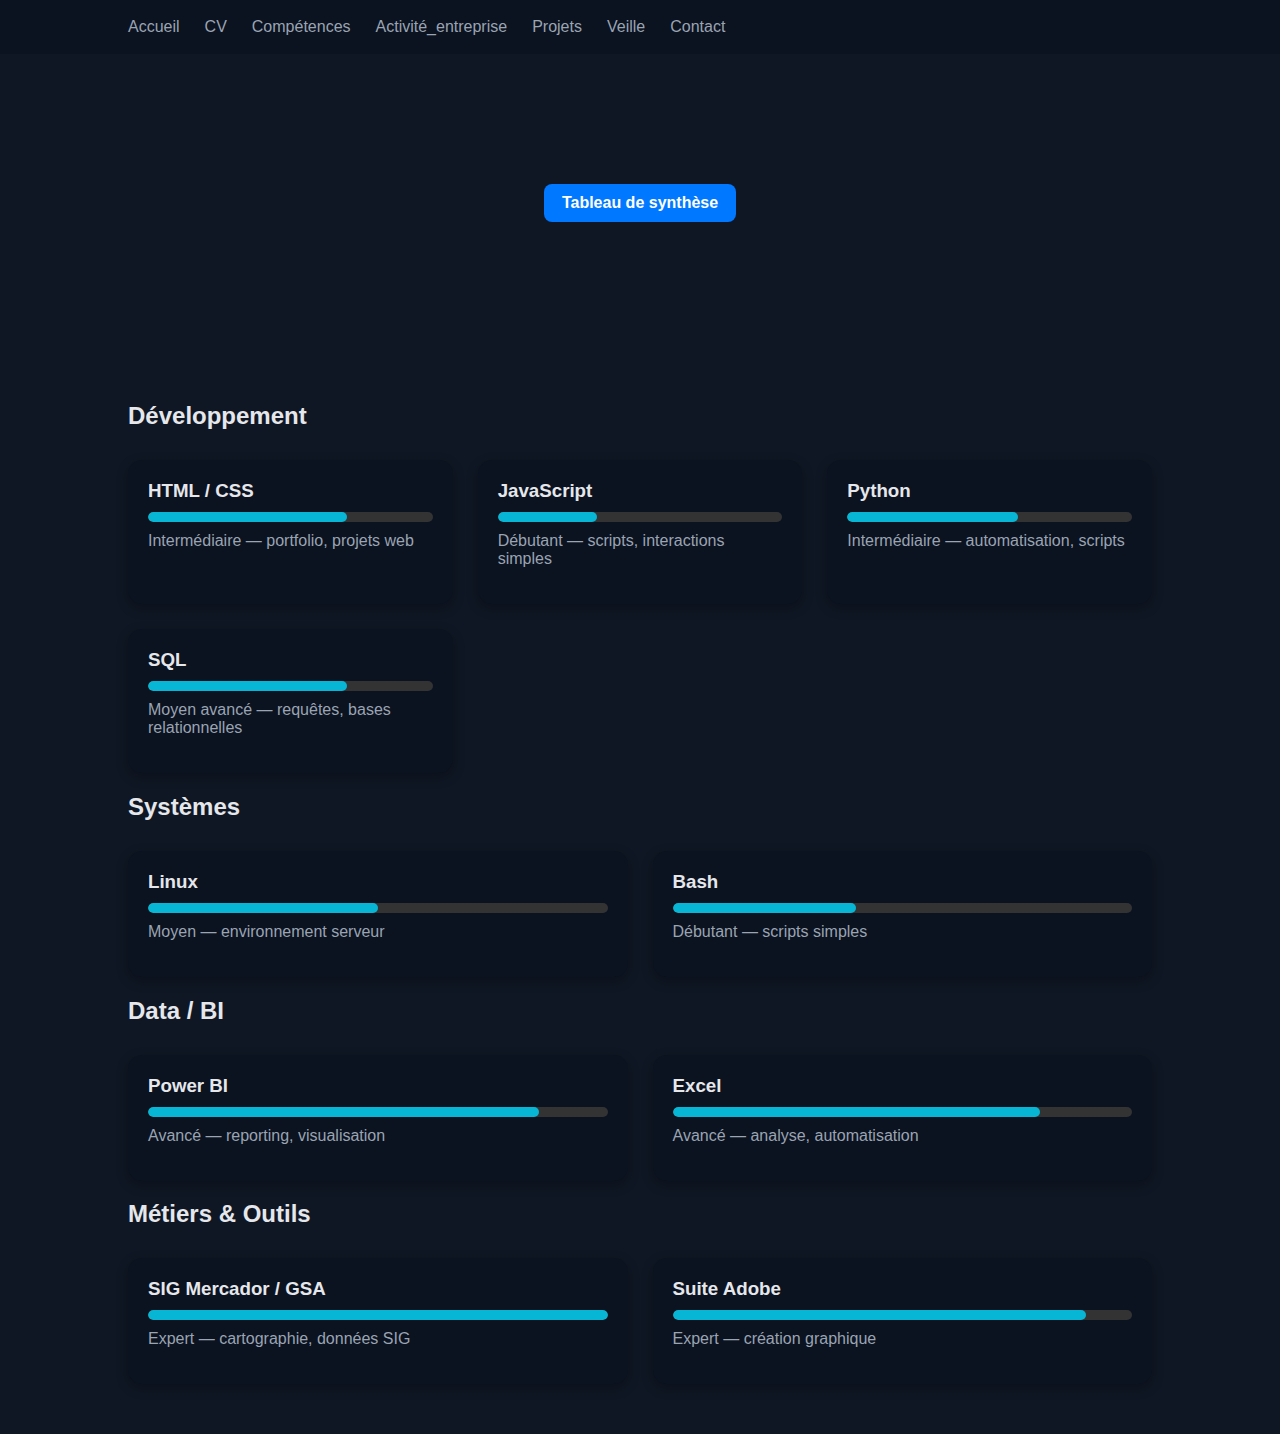
<file: competences.html>
<!DOCTYPE html>
<html lang="fr">
<head>
  <meta charset="UTF-8">
  <link rel="stylesheet" href="assets/style.css">
  <title>Compétences</title>
</head>

<body>

<nav>
  <a href="index.html">Accueil</a>
  <a href="cv.html">CV</a>
  <a href="competences.html">Compétences</a>
  <a href="activite_entreprise.html">Activité_entreprise</a>
  <a href="projets.html">Projets</a>
  <a href="veille.html">Veille</a>
  <a href="contact.html">Contact</a>
</nav>

<section class="skills-section">

  <h1 class="fade-in">Tableau de compétences</h1>

  <!-- Iframe affiché dans la page -->


  <!-- Bouton ouverture plein écran (nouvel onglet) -->
  <div class="open-fullscreen">
      <a href="image/8-1 - BTS SIO - 2025 - Annexe 8-1 - Epreuve E5 - Tableau de synthese.htm" target="_blank">
          Tableau de synthèse
      </a>
  </div>

</section>

 <section class="skills-section">
  <h1 class="fade-in">Compétences</h1>

  <!-- Développement -->
  <h2 class="skills-category">Développement</h2>
  <div class="skills-grid">

    <div class="skill-card">
      <div class="skill-header">
        <i class="devicon-html5-plain"></i>
        <h3>HTML / CSS</h3>
      </div>
      <div class="skill-bar"><span style="width:70%"></span></div>
      <p>Intermédiaire — portfolio, projets web</p>
    </div>

    <div class="skill-card">
      <div class="skill-header">
        <i class="devicon-javascript-plain"></i>
        <h3>JavaScript</h3>
      </div>
      <div class="skill-bar"><span style="width:35%"></span></div>
      <p>Débutant — scripts, interactions simples</p>
    </div>

    <div class="skill-card">
      <div class="skill-header">
        <i class="devicon-python-plain"></i>
        <h3>Python</h3>
      </div>
      <div class="skill-bar"><span style="width:60%"></span></div>
      <p>Intermédiaire — automatisation, scripts</p>
    </div>

    <div class="skill-card">
      <div class="skill-header">
        <i class="devicon-mysql-plain"></i>
        <h3>SQL</h3>
      </div>
      <div class="skill-bar"><span style="width:70%"></span></div>
      <p>Moyen avancé — requêtes, bases relationnelles</p>
    </div>

  </div>

  <!-- Systèmes -->
  <h2 class="skills-category">Systèmes</h2>
  <div class="skills-grid">

    <div class="skill-card">
      <div class="skill-header">
        <i class="devicon-linux-plain"></i>
        <h3>Linux</h3>
      </div>
      <div class="skill-bar"><span style="width:50%"></span></div>
      <p>Moyen — environnement serveur</p>
    </div>

    <div class="skill-card">
      <div class="skill-header">
        <i class="devicon-bash-plain"></i>
        <h3>Bash</h3>
      </div>
      <div class="skill-bar"><span style="width:40%"></span></div>
      <p>Débutant — scripts simples</p>
    </div>

  </div>

  <!-- Data / BI -->
  <h2 class="skills-category">Data / BI</h2>
  <div class="skills-grid">

    <div class="skill-card">
      <div class="skill-header">
        <i class="devicon-microsoftsqlserver-plain"></i>
        <h3>Power BI</h3>
      </div>
      <div class="skill-bar"><span style="width:85%"></span></div>
      <p>Avancé — reporting, visualisation</p>
    </div>

    <div class="skill-card">
      <div class="skill-header">
        <i class="devicon-microsoftoffice-plain"></i>
        <h3>Excel</h3>
      </div>
      <div class="skill-bar"><span style="width:80%"></span></div>
      <p>Avancé — analyse, automatisation</p>
    </div>

  </div>

  <!-- Métiers -->
  <h2 class="skills-category">Métiers & Outils</h2>
  <div class="skills-grid">

    <div class="skill-card">
      <div class="skill-header">
        <i class="devicon-illustrator-plain"></i>
        <h3>SIG Mercador / GSA</h3>
      </div>
      <div class="skill-bar"><span style="width:100%"></span></div>
      <p>Expert — cartographie, données SIG</p>
    </div>

    <div class="skill-card">
      <div class="skill-header">
        <i class="devicon-photoshop-plain"></i>
        <h3>Suite Adobe</h3>
      </div>
      <div class="skill-bar"><span style="width:90%"></span></div>
      <p>Expert — création graphique</p>
    </div>

  </div>

</section>

</body>
</html>
</file>
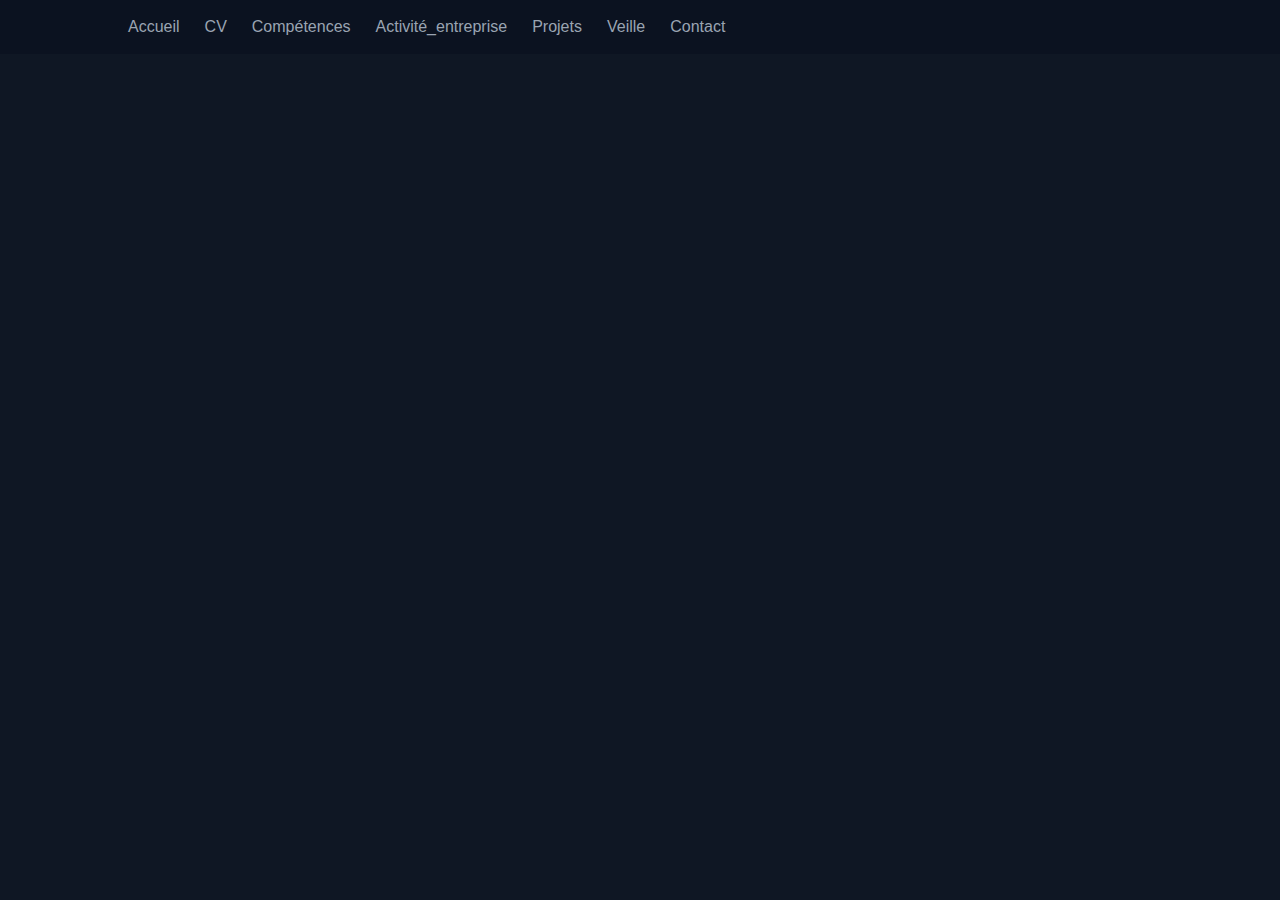
<file: contact.html>
<!DOCTYPE html>
<html lang="fr">
<head>
  <meta charset="UTF-8">
  <link rel="stylesheet" href="assets/style.css">
  <title>Contact</title>
</head>

<body>

<nav>
  <a href="index.html">Accueil</a>
  <a href="cv.html">CV</a>
  <a href="competences.html">Compétences</a>
  <a href="activite_entreprise.html">Activité_entreprise</a>
  <a href="projets.html">Projets</a>
  <a href="veille.html">Veille</a>
  <a href="contact.html">Contact</a>
</nav>

<section>
  <h1 class="fade-in">Me Contacter</h1>

  <div class="card">
    <p><strong>Nom :</strong> Humbert Hugo</p>
    <p><strong>Email :</strong> hugo.hbt@hotmail.fr</p>
    <p><strong>LinkedIn :</strong> lien</p>
    <p><strong>GitHub :</strong> lien</p>
    <p><strong>Location:</strong> <a href="https://www.google.fr/maps/place/Rue+du+Ctre,+93160+Noisy-le-Grand" target="_blank">Noisy-le-Grand</a></p>

    <h2>Formulaire :</h2>

    <form method="POST" action="#">
      <input type="text" placeholder="Votre nom" required><br><br>
      <input type="email" placeholder="Votre email" required><br><br>
      <textarea placeholder="Votre message" required></textarea><br><br>
      <button class="btn">Envoyer</button>
    </form>
  </div>

</section>

</body>
</html>
</file>
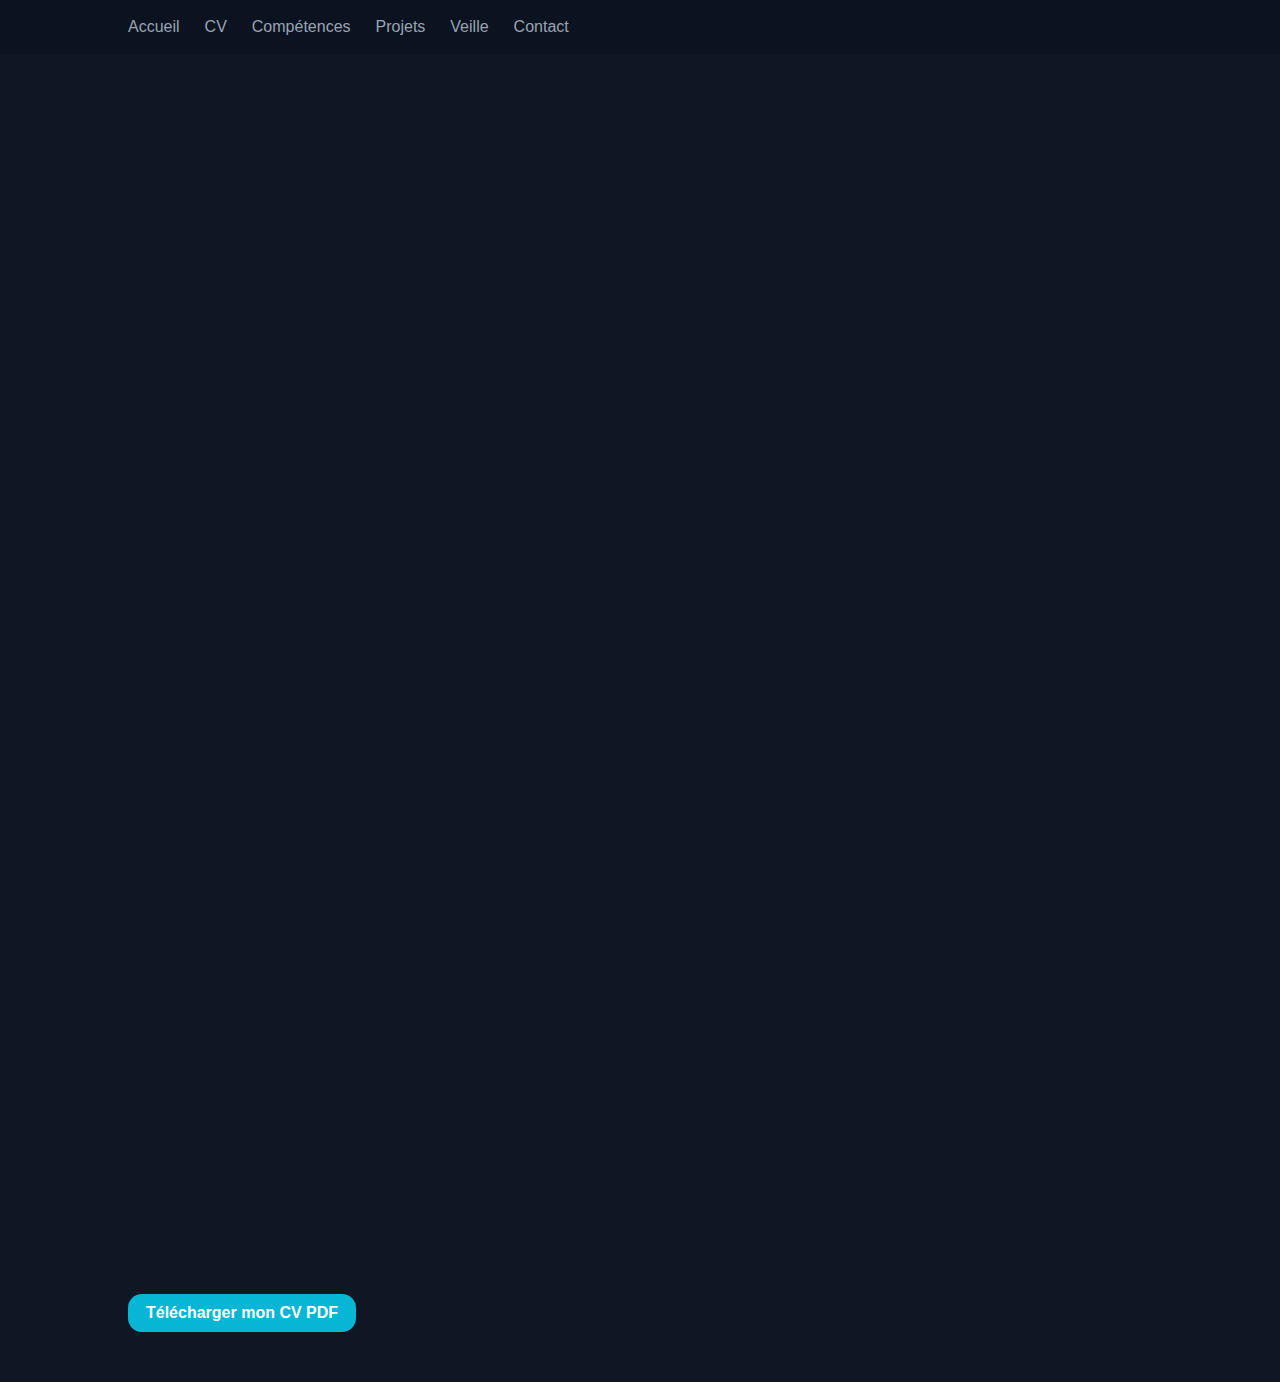
<file: cv.html>
<!DOCTYPE html>
<html lang="fr">
<head>
  <meta charset="UTF-8">
  <link rel="stylesheet" href="assets/style.css">
  <title>Mon CV</title>
</head>

<body>

<nav>
  <a href="index.html">Accueil</a>
  <a href="cv.html">CV</a>
  <a href="competences.html">Compétences</a>
  <a href="projets.html">Projets</a>
  <a href="veille.html">Veille</a>
  <a href="contact.html">Contact</a>
</nav>

<section>
  <h1 class="fade-in">Mon CV</h1>

  <div class="card">
    <h2>Information personnel</h2>

    <p>Langues parlées :</p>
    <li>Anglais - C1</li>
    <li>Espagnole - A2</li>
  </div>

  <div class="card">
    <section>
    <h2>Expérience Professionnelle</h2>
    <p>– Stage 2017 - DUPONT REMY MIRZMON - (Géomètre - EXPERT)</p>
    <ul>
    <li>Utilisation matérel topo</li>
    <li>Bornage/Remermbrement/Lotissement/Levé-topo</li>
    </ul>
    <p>– Alternance 2019-2021 - ENEDIS - Agence cartographie - Champagne Ardenne </p>
     <ul>
    <li>Formation nouveaux arrivants</li>
    <li>Traitement d'information géographique (Maj simple/complex)</li>
    <li>Cartographie sur microstation (Bentley)</li>
    </ul>
    <p>– Employé 2021-2024 -  - ENEDIS - Agence cartographie - Noisy le Grand </p>
     <ul>
    <li>Envoie prestation - gestion prestataire</li>
    <li>Traitement & analyse d'anomalie</li>
    <li>Formations de nouveaux arrivants & Monté en compétence</li>
    <li>Déploiement gestes métiers</li>
    <li>Traitement d'information géographique (Maj simple/complex)</li>
    </ul>
    </section></div>
    
    <div class="card">
    <section>
    <h2>Formation</h2>
    <p>2018-2019 - BAC STI2D - SJBS - REIMS</p>
    <p>2019-2021 - BTS MGTMN - topographe géomètre - Henry Loritz - Nancy</p>
    <p>2024-2026 - BTS SIO SLAM - UTEC 77 - Emerainville</p>
    </section></div>

    <a href="image/CV pour embauche alternace.pdf" class="btn">Télécharger mon CV PDF</a>
  </div>
</section>

</body>
</html>
</file>
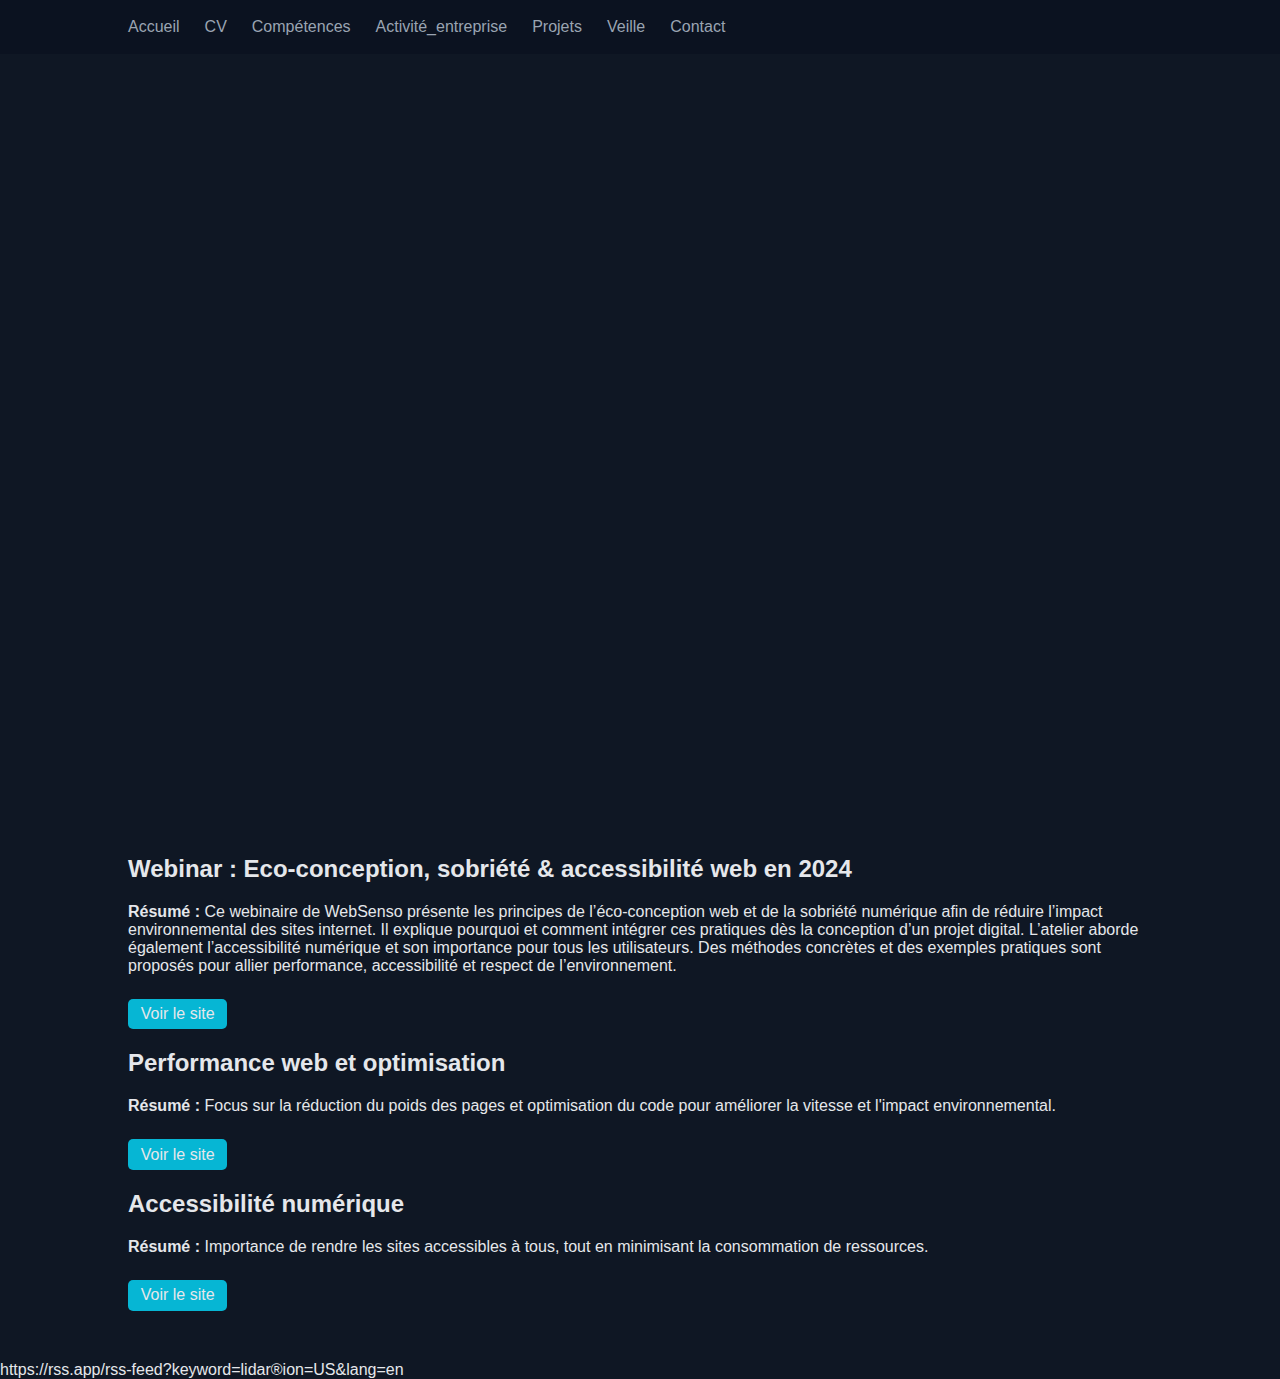
<file: veille.html>
<!DOCTYPE html>
<html lang="fr">
<head>
  <meta charset="UTF-8">
  <link rel="stylesheet" href="assets/style.css">
  <title>Veille Technologique</title>
</head>

<body>

<nav>
  <a href="index.html">Accueil</a>
  <a href="cv.html">CV</a>
  <a href="competences.html">Compétences</a>
  <a href="activite_entreprise">Activité_entreprise</a>
  <a href="projets.html">Projets</a>
  <a href="veille.html">Veille</a>
  <a href="contact.html">Contact</a>
</nav>

<section class="veille">

  <div class="card">
    <div class="bloc">
      <h2>Sujet</h2>
      <p>L’éco-conception web</p>
    </div>

    <div class="bloc">
      <h2>Problématique</h2>
      <ul>
        <li>Qu’est-ce que l’éco-conception ?</li>
        <li>Sobriété numérique, performance, accessibilité, durabilité</li>
        <li>Enjeux environnementaux, économiques et UX</li>
      </ul>
    </div>

    <div class="bloc">
      <h2>Résumé</h2>
      <p>
        L’éco-conception web vise à réduire l’impact environnemental des sites et
        applications numériques en intégrant des pratiques responsables dès leur
        conception.
      </p>
      <p>
        Elle repose sur l’optimisation du code, la réduction du poids des pages,
        l’utilisation raisonnée des ressources et une architecture serveur plus
        efficace.
      </p>
      <p>
        Des outils comme EcoIndex ou GreenIT Analysis permettent de mesurer
        l’impact environnemental des sites.
      </p>
    </div>
  </div>
</section>

<!-- Timeline séparée -->
<section class="timeline">
  <h1 class="fade-in">Évolution dans le temps</h1>

  <!-- Article 1 -->
  <div class="timeline-item" data-date="2025-01">
    <div class="timeline-content">
      <h2>Webinar : Eco-conception, sobriété & accessibilité web en 2024</h2>
      <p><strong>Résumé :</strong> Ce webinaire de WebSenso présente les principes de l’éco-conception web et de la sobriété numérique afin de réduire l’impact environnemental des sites internet. Il explique pourquoi et comment intégrer ces pratiques dès la conception d’un projet digital. L’atelier aborde également l’accessibilité numérique et son importance pour tous les utilisateurs. Des méthodes concrètes et des exemples pratiques sont proposés pour allier performance, accessibilité et respect de l’environnement.</p>
      <a href="https://www.websenso.com/webinar/2024-atelier-eco-conception" target="_blank" class="timeline-link">Voir le site</a>
    </div>
  </div>

  <!-- Article 2 -->
  <div class="timeline-item" data-date="2025-06">
    <div class="timeline-content">
      <h2>Performance web et optimisation</h2>
      <p><strong>Résumé :</strong> Focus sur la réduction du poids des pages et optimisation du code pour améliorer la vitesse et l'impact environnemental.</p>
      <a href="https://www.example.com/performance-web" target="_blank" class="timeline-link">Voir le site</a>
    </div>
  </div>

  <!-- Article 3 -->
  <div class="timeline-item" data-date="2026-02">
    <div class="timeline-content">
      <h2>Accessibilité numérique</h2>
      <p><strong>Résumé :</strong> Importance de rendre les sites accessibles à tous, tout en minimisant la consommation de ressources.</p>
      <a href="https://www.example.com/accessibilite" target="_blank" class="timeline-link">Voir le site</a>
    </div>
  </div>
</section>

              https://rss.app/rss-feed?keyword=lidar&region=US&lang=en  
                    
  </div>
</section>

</body>
</html>
</file>
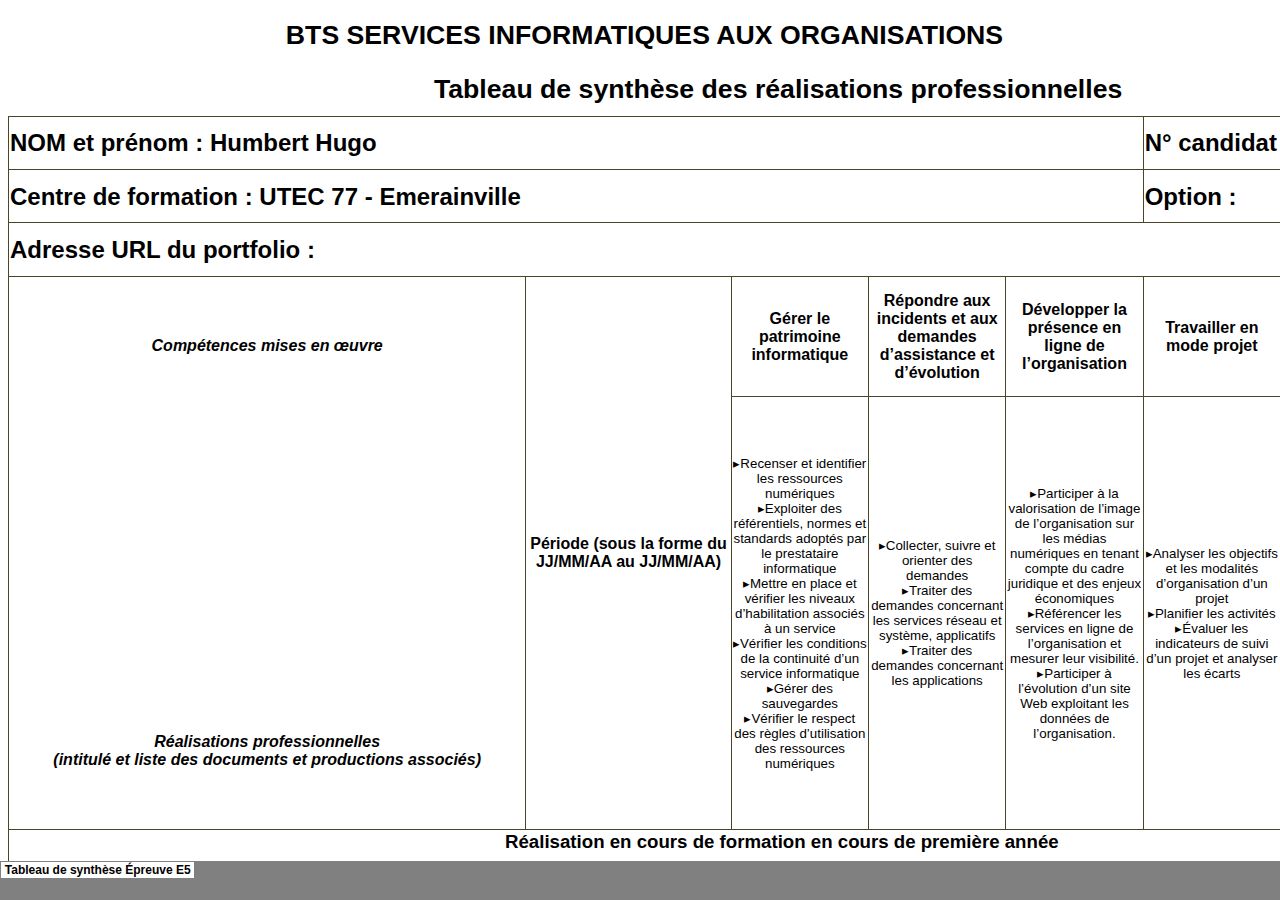
<file: image/8-1 - BTS SIO - 2025 - Annexe 8-1 - Epreuve E5 - Tableau de synthese.htm>
<html xmlns:v="urn:schemas-microsoft-com:vml"
xmlns:o="urn:schemas-microsoft-com:office:office"
xmlns:x="urn:schemas-microsoft-com:office:excel"
xmlns:dt="uuid:C2F41010-65B3-11d1-A29F-00AA00C14882"
xmlns="http://www.w3.org/TR/REC-html40">

<head>
<meta name="Excel Workbook Frameset">
<meta http-equiv=Content-Type content="text/html; charset=windows-1252">
<meta name=ProgId content=Excel.Sheet>
<meta name=Generator content="Microsoft Excel 15">
<link rel=File-List
href="8-1%20-%20BTS%20SIO%20-%202025%20-%20Annexe%208-1%20-%20Epreuve%20E5%20-%20Tableau%20de%20synthese_fichiers/filelist.xml">
<![if !supportTabStrip]>
<link id="shLink" href="8-1%20-%20BTS%20SIO%20-%202025%20-%20Annexe%208-1%20-%20Epreuve%20E5%20-%20Tableau%20de%20synthese_fichiers/sheet001.htm">

<link id="shLink">

<script language="JavaScript">
<!--
 var c_lTabs=1;

 var c_rgszSh=new Array(c_lTabs);
 c_rgszSh[0] = "Tableau�de�synth�se��preuve�E5";



 var c_rgszClr=new Array(8);
 c_rgszClr[0]="window";
 c_rgszClr[1]="buttonface";
 c_rgszClr[2]="windowframe";
 c_rgszClr[3]="windowtext";
 c_rgszClr[4]="threedlightshadow";
 c_rgszClr[5]="threedhighlight";
 c_rgszClr[6]="threeddarkshadow";
 c_rgszClr[7]="threedshadow";

 var g_iShCur;
 var g_rglTabX=new Array(c_lTabs);

function fnGetIEVer()
{
 var ua=window.navigator.userAgent
 var msie=ua.indexOf("MSIE")
 if (msie>0 && window.navigator.platform=="Win32")
  return parseInt(ua.substring(msie+5,ua.indexOf(".", msie)));
 else
  return 0;
}

function fnBuildFrameset()
{
 var szHTML="<frameset rows=\"*,18\" border=0 width=0 frameborder=no framespacing=0>"+
  "<frame src=\""+document.all.item("shLink")[0].href+"\" name=\"frSheet\" noresize>"+
  "<frameset cols=\"54,*\" border=0 width=0 frameborder=no framespacing=0>"+
  "<frame src=\"\" name=\"frScroll\" marginwidth=0 marginheight=0 scrolling=no>"+
  "<frame src=\"\" name=\"frTabs\" marginwidth=0 marginheight=0 scrolling=no>"+
  "</frameset></frameset><plaintext>";

 with (document) {
  open("text/html","replace");
  write(szHTML);
  close();
 }

 fnBuildTabStrip();
}

function fnBuildTabStrip()
{
 var szHTML=
  "<html><head><style>.clScroll {font:8pt Courier New;color:"+c_rgszClr[6]+";cursor:default;line-height:10pt;}"+
  ".clScroll2 {font:10pt Arial;color:"+c_rgszClr[6]+";cursor:default;line-height:11pt;}</style></head>"+
  "<body onclick=\"event.returnValue=false;\" ondragstart=\"event.returnValue=false;\" onselectstart=\"event.returnValue=false;\" bgcolor="+c_rgszClr[4]+" topmargin=0 leftmargin=0><table cellpadding=0 cellspacing=0 width=100%>"+
  "<tr><td colspan=6 height=1 bgcolor="+c_rgszClr[2]+"></td></tr>"+
  "<tr><td style=\"font:1pt\">&nbsp;<td>"+
  "<td valign=top id=tdScroll class=\"clScroll\" onclick=\"parent.fnFastScrollTabs(0);\" onmouseover=\"parent.fnMouseOverScroll(0);\" onmouseout=\"parent.fnMouseOutScroll(0);\"><a>&#171;</a></td>"+
  "<td valign=top id=tdScroll class=\"clScroll2\" onclick=\"parent.fnScrollTabs(0);\" ondblclick=\"parent.fnScrollTabs(0);\" onmouseover=\"parent.fnMouseOverScroll(1);\" onmouseout=\"parent.fnMouseOutScroll(1);\"><a>&lt</a></td>"+
  "<td valign=top id=tdScroll class=\"clScroll2\" onclick=\"parent.fnScrollTabs(1);\" ondblclick=\"parent.fnScrollTabs(1);\" onmouseover=\"parent.fnMouseOverScroll(2);\" onmouseout=\"parent.fnMouseOutScroll(2);\"><a>&gt</a></td>"+
  "<td valign=top id=tdScroll class=\"clScroll\" onclick=\"parent.fnFastScrollTabs(1);\" onmouseover=\"parent.fnMouseOverScroll(3);\" onmouseout=\"parent.fnMouseOutScroll(3);\"><a>&#187;</a></td>"+
  "<td style=\"font:1pt\">&nbsp;<td></tr></table></body></html>";

 with (frames['frScroll'].document) {
  open("text/html","replace");
  write(szHTML);
  close();
 }

 szHTML =
  "<html><head>"+
  "<style>A:link,A:visited,A:active {text-decoration:none;"+"color:"+c_rgszClr[3]+";}"+
  ".clTab {cursor:hand;background:"+c_rgszClr[1]+";font:9pt Arial;padding-left:3px;padding-right:3px;text-align:center;}"+
  ".clBorder {background:"+c_rgszClr[2]+";font:1pt;}"+
  "</style></head><body onload=\"parent.fnInit();\" onselectstart=\"event.returnValue=false;\" ondragstart=\"event.returnValue=false;\" bgcolor="+c_rgszClr[4]+
  " topmargin=0 leftmargin=0><table id=tbTabs cellpadding=0 cellspacing=0>";

 var iCellCount=(c_lTabs+1)*2;

 var i;
 for (i=0;i<iCellCount;i+=2)
  szHTML+="<col width=1><col>";

 var iRow;
 for (iRow=0;iRow<6;iRow++) {

  szHTML+="<tr>";

  if (iRow==5)
   szHTML+="<td colspan="+iCellCount+"></td>";
  else {
   if (iRow==0) {
    for(i=0;i<iCellCount;i++)
     szHTML+="<td height=1 class=\"clBorder\"></td>";
   } else if (iRow==1) {
    for(i=0;i<c_lTabs;i++) {
     szHTML+="<td height=1 nowrap class=\"clBorder\">&nbsp;</td>";
     szHTML+=
      "<td id=tdTab height=1 nowrap class=\"clTab\" onmouseover=\"parent.fnMouseOverTab("+i+");\" onmouseout=\"parent.fnMouseOutTab("+i+");\">"+
      "<a href=\""+document.all.item("shLink")[i].href+"\" target=\"frSheet\" id=aTab>&nbsp;"+c_rgszSh[i]+"&nbsp;</a></td>";
    }
    szHTML+="<td id=tdTab height=1 nowrap class=\"clBorder\"><a id=aTab>&nbsp;</a></td><td width=100%></td>";
   } else if (iRow==2) {
    for (i=0;i<c_lTabs;i++)
     szHTML+="<td height=1></td><td height=1 class=\"clBorder\"></td>";
    szHTML+="<td height=1></td><td height=1></td>";
   } else if (iRow==3) {
    for (i=0;i<iCellCount;i++)
     szHTML+="<td height=1></td>";
   } else if (iRow==4) {
    for (i=0;i<c_lTabs;i++)
     szHTML+="<td height=1 width=1></td><td height=1></td>";
    szHTML+="<td height=1 width=1></td><td></td>";
   }
  }
  szHTML+="</tr>";
 }

 szHTML+="</table></body></html>";
 with (frames['frTabs'].document) {
  open("text/html","replace");
  charset=document.charset;
  write(szHTML);
  close();
 }
}

function fnInit()
{
 g_rglTabX[0]=0;
 var i;
 for (i=1;i<=c_lTabs;i++)
  with (frames['frTabs'].document.all.tbTabs.rows[1].cells[fnTabToCol(i-1)])
   g_rglTabX[i]=offsetLeft+offsetWidth-6;
}

function fnTabToCol(iTab)
{
 return 2*iTab+1;
}

function fnNextTab(fDir)
{
 var iNextTab=-1;
 var i;

 with (frames['frTabs'].document.body) {
  if (fDir==0) {
   if (scrollLeft>0) {
    for (i=0;i<c_lTabs&&g_rglTabX[i]<scrollLeft;i++);
    if (i<c_lTabs)
     iNextTab=i-1;
   }
  } else {
   if (g_rglTabX[c_lTabs]+6>offsetWidth+scrollLeft) {
    for (i=0;i<c_lTabs&&g_rglTabX[i]<=scrollLeft;i++);
    if (i<c_lTabs)
     iNextTab=i;
   }
  }
 }
 return iNextTab;
}

function fnScrollTabs(fDir)
{
 var iNextTab=fnNextTab(fDir);

 if (iNextTab>=0) {
  frames['frTabs'].scroll(g_rglTabX[iNextTab],0);
  return true;
 } else
  return false;
}

function fnFastScrollTabs(fDir)
{
 if (c_lTabs>16)
  frames['frTabs'].scroll(g_rglTabX[fDir?c_lTabs-1:0],0);
 else
  if (fnScrollTabs(fDir)>0) window.setTimeout("fnFastScrollTabs("+fDir+");",5);
}

function fnSetTabProps(iTab,fActive)
{
 var iCol=fnTabToCol(iTab);
 var i;

 if (iTab>=0) {
  with (frames['frTabs'].document.all) {
   with (tbTabs) {
    for (i=0;i<=4;i++) {
     with (rows[i]) {
      if (i==0)
       cells[iCol].style.background=c_rgszClr[fActive?0:2];
      else if (i>0 && i<4) {
       if (fActive) {
        cells[iCol-1].style.background=c_rgszClr[2];
        cells[iCol].style.background=c_rgszClr[0];
        cells[iCol+1].style.background=c_rgszClr[2];
       } else {
        if (i==1) {
         cells[iCol-1].style.background=c_rgszClr[2];
         cells[iCol].style.background=c_rgszClr[1];
         cells[iCol+1].style.background=c_rgszClr[2];
        } else {
         cells[iCol-1].style.background=c_rgszClr[4];
         cells[iCol].style.background=c_rgszClr[(i==2)?2:4];
         cells[iCol+1].style.background=c_rgszClr[4];
        }
       }
      } else
       cells[iCol].style.background=c_rgszClr[fActive?2:4];
     }
    }
   }
   with (aTab[iTab].style) {
    cursor=(fActive?"default":"hand");
    color=c_rgszClr[3];
   }
  }
 }
}

function fnMouseOverScroll(iCtl)
{
 frames['frScroll'].document.all.tdScroll[iCtl].style.color=c_rgszClr[7];
}

function fnMouseOutScroll(iCtl)
{
 frames['frScroll'].document.all.tdScroll[iCtl].style.color=c_rgszClr[6];
}

function fnMouseOverTab(iTab)
{
 if (iTab!=g_iShCur) {
  var iCol=fnTabToCol(iTab);
  with (frames['frTabs'].document.all) {
   tdTab[iTab].style.background=c_rgszClr[5];
  }
 }
}

function fnMouseOutTab(iTab)
{
 if (iTab>=0) {
  var elFrom=frames['frTabs'].event.srcElement;
  var elTo=frames['frTabs'].event.toElement;

  if ((!elTo) ||
   (elFrom.tagName==elTo.tagName) ||
   (elTo.tagName=="A" && elTo.parentElement!=elFrom) ||
   (elFrom.tagName=="A" && elFrom.parentElement!=elTo)) {

   if (iTab!=g_iShCur) {
    with (frames['frTabs'].document.all) {
     tdTab[iTab].style.background=c_rgszClr[1];
    }
   }
  }
 }
}

function fnSetActiveSheet(iSh)
{
 if (iSh!=g_iShCur) {
  fnSetTabProps(g_iShCur,false);
  fnSetTabProps(iSh,true);
  g_iShCur=iSh;
 }
}

 window.g_iIEVer=fnGetIEVer();
 if (window.g_iIEVer>=4)
  fnBuildFrameset();
//-->
</script>
<![endif]><!--[if gte mso 9]><xml>
 <x:ExcelWorkbook>
  <x:ExcelWorksheets>
   <x:ExcelWorksheet>
    <x:Name>Tableau de synth�se �preuve E5</x:Name>
    <x:WorksheetSource
     HRef="8-1%20-%20BTS%20SIO%20-%202025%20-%20Annexe%208-1%20-%20Epreuve%20E5%20-%20Tableau%20de%20synthese_fichiers/sheet001.htm"/>
   </x:ExcelWorksheet>
  </x:ExcelWorksheets>
  <x:Stylesheet
   HRef="8-1%20-%20BTS%20SIO%20-%202025%20-%20Annexe%208-1%20-%20Epreuve%20E5%20-%20Tableau%20de%20synthese_fichiers/stylesheet.css"/>
  <x:WindowHeight>7710</x:WindowHeight>
  <x:WindowWidth>19200</x:WindowWidth>
  <x:WindowTopX>32767</x:WindowTopX>
  <x:WindowTopY>32767</x:WindowTopY>
  <x:ProtectStructure>False</x:ProtectStructure>
  <x:ProtectWindows>False</x:ProtectWindows>
 </x:ExcelWorkbook>
</xml><![endif]-->
</head>

<frameset rows="*,39" border=0 width=0 frameborder=no framespacing=0>
 <frame src="8-1%20-%20BTS%20SIO%20-%202025%20-%20Annexe%208-1%20-%20Epreuve%20E5%20-%20Tableau%20de%20synthese_fichiers/sheet001.htm" name="frSheet">
 <frame src="8-1%20-%20BTS%20SIO%20-%202025%20-%20Annexe%208-1%20-%20Epreuve%20E5%20-%20Tableau%20de%20synthese_fichiers/tabstrip.htm" name="frTabs" marginwidth=0 marginheight=0>
 <noframes>
  <body>
   <p>Cette page utilise des cadres, mais votre navigateur ne les prend pas en charge.</p>
  </body>
 </noframes>
</frameset>
</html>
</file>
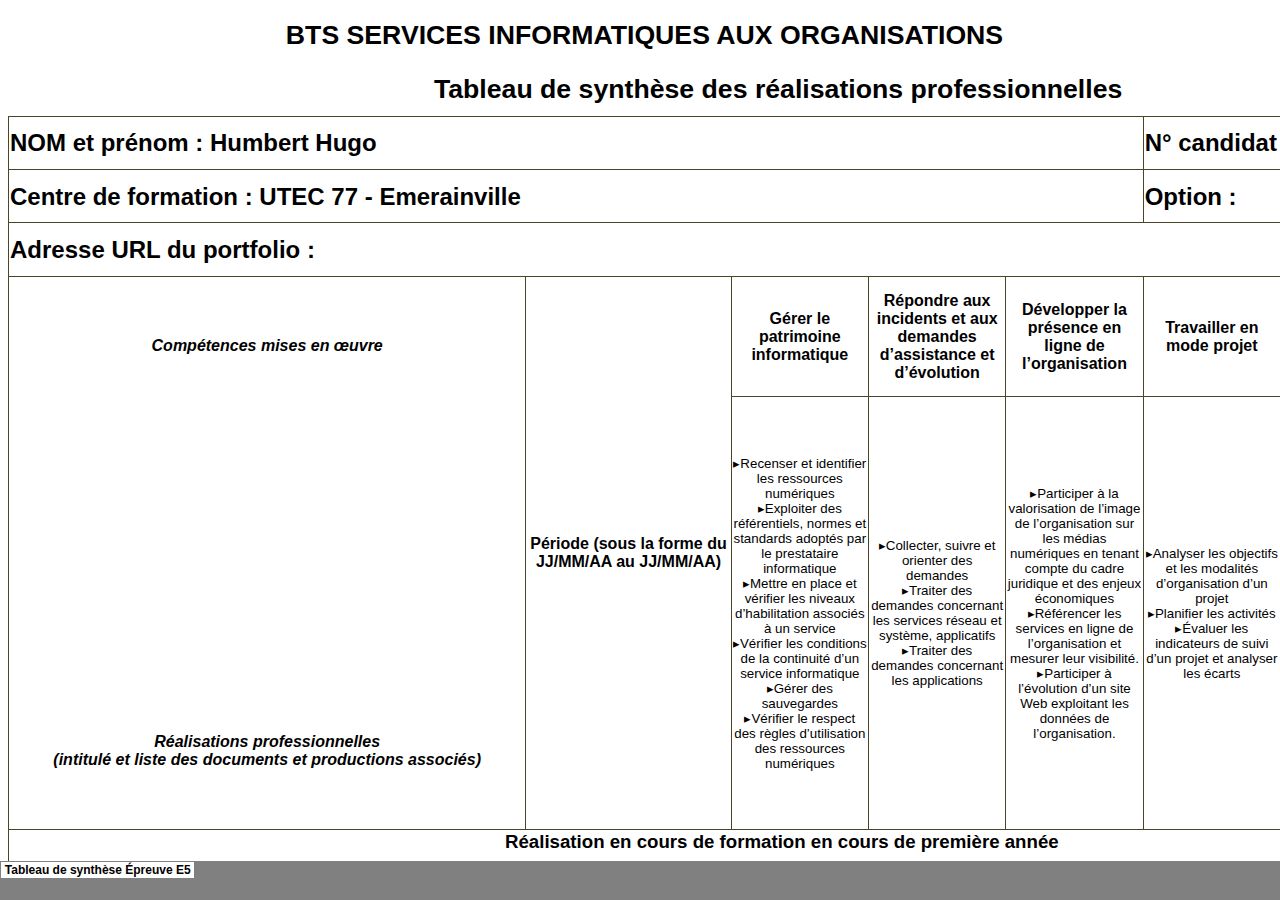
<file: image/8-1 - BTS SIO - 2025 - Annexe 8-1 - Epreuve E5 - Tableau de synthese_fichiers/sheet001.htm>
<html xmlns:v="urn:schemas-microsoft-com:vml"
xmlns:o="urn:schemas-microsoft-com:office:office"
xmlns:x="urn:schemas-microsoft-com:office:excel"
xmlns="http://www.w3.org/TR/REC-html40">

<head>
<meta http-equiv=Content-Type content="text/html; charset=windows-1252">
<meta name=ProgId content=Excel.Sheet>
<meta name=Generator content="Microsoft Excel 15">
<link id=Main-File rel=Main-File
href="../8-1%20-%20BTS%20SIO%20-%202025%20-%20Annexe%208-1%20-%20Epreuve%20E5%20-%20Tableau%20de%20synthese.htm">
<link rel=File-List href=filelist.xml>
<link rel=Stylesheet href=stylesheet.css>
<style>
<!--table
	{mso-displayed-decimal-separator:"\,";
	mso-displayed-thousand-separator:" ";}
@page
	{margin:.2in .2in .2in .2in;
	mso-header-margin:.51in;
	mso-footer-margin:.51in;
	mso-horizontal-page-align:center;
	mso-vertical-page-align:center;}
-->
</style>
<![if !supportTabStrip]><script language="JavaScript">
<!--
function fnUpdateTabs()
 {
  if (parent.window.g_iIEVer>=4) {
   if (parent.document.readyState=="complete"
    && parent.frames['frTabs'].document.readyState=="complete")
   parent.fnSetActiveSheet(0);
  else
   window.setTimeout("fnUpdateTabs();",150);
 }
}

if (window.name!="frSheet")
 window.location.replace("../8-1%20-%20BTS%20SIO%20-%202025%20-%20Annexe%208-1%20-%20Epreuve%20E5%20-%20Tableau%20de%20synthese.htm");
else
 fnUpdateTabs();
//-->
</script>
<![endif]>
</head>

<body link=blue vlink=purple class=xl66>

<table border=0 cellpadding=0 cellspacing=0 width=4484 style='border-collapse:
 collapse;table-layout:fixed;width:3365pt'>
 <col class=xl66 width=517 style='mso-width-source:userset;mso-width-alt:18036;
 width:388pt'>
 <col class=xl66 width=205 style='mso-width-source:userset;mso-width-alt:7144;
 width:154pt'>
 <col class=xl66 width=137 span=6 style='mso-width-source:userset;mso-width-alt:
 4794;width:103pt'>
 <col width=84 span=35 style='mso-width-source:userset;mso-width-alt:2932;
 width:63pt'>
 <tr height=53 style='mso-height-source:userset;height:40.0pt'>
  <td colspan=6 height=53 class=xl88 width=1270 style='height:40.0pt;
  width:954pt'><a name="Print_Area">BTS SERVICES INFORMATIQUES AUX
  ORGANISATIONS</a></td>
  <td colspan=2 class=xl88 width=274 style='width:206pt'>SESSION 2025</td>
  <td width=84 style='width:63pt'></td>
  <td width=84 style='width:63pt'></td>
  <td width=84 style='width:63pt'></td>
  <td width=84 style='width:63pt'></td>
  <td width=84 style='width:63pt'></td>
  <td width=84 style='width:63pt'></td>
  <td width=84 style='width:63pt'></td>
  <td width=84 style='width:63pt'></td>
  <td width=84 style='width:63pt'></td>
  <td width=84 style='width:63pt'></td>
  <td width=84 style='width:63pt'></td>
  <td width=84 style='width:63pt'></td>
  <td width=84 style='width:63pt'></td>
  <td width=84 style='width:63pt'></td>
  <td width=84 style='width:63pt'></td>
  <td width=84 style='width:63pt'></td>
  <td width=84 style='width:63pt'></td>
  <td width=84 style='width:63pt'></td>
  <td width=84 style='width:63pt'></td>
  <td width=84 style='width:63pt'></td>
  <td width=84 style='width:63pt'></td>
  <td width=84 style='width:63pt'></td>
  <td width=84 style='width:63pt'></td>
  <td width=84 style='width:63pt'></td>
  <td width=84 style='width:63pt'></td>
  <td width=84 style='width:63pt'></td>
  <td width=84 style='width:63pt'></td>
  <td width=84 style='width:63pt'></td>
  <td width=84 style='width:63pt'></td>
  <td width=84 style='width:63pt'></td>
  <td width=84 style='width:63pt'></td>
  <td width=84 style='width:63pt'></td>
  <td width=84 style='width:63pt'></td>
  <td width=84 style='width:63pt'></td>
  <td width=84 style='width:63pt'></td>
 </tr>
 <tr height=55 style='mso-height-source:userset;height:41.15pt'>
  <td colspan=8 height=55 class=xl88 style='height:41.15pt'>Tableau de synth�se
  des r�alisations professionnelles<span style='mso-spacerun:yes'>�</span></td>
  <td colspan=35 style='mso-ignore:colspan'></td>
 </tr>
 <tr height=53 style='mso-height-source:userset;height:40.0pt'>
  <td colspan=5 height=53 class=xl89 style='border-right:.5pt solid #494529;
  height:40.0pt'>NOM et pr�nom : Humbert Hugo</td>
  <td colspan=3 class=xl95 style='border-right:1.0pt solid #494529;border-left:
  none'>N� candidat :<span style='mso-spacerun:yes'>�</span></td>
  <td colspan=2 style='mso-ignore:colspan'></td>
  <td class=xl66></td>
  <td class=xl66></td>
  <td class=xl66></td>
  <td colspan=30 style='mso-ignore:colspan'></td>
 </tr>
 <tr height=53 style='mso-height-source:userset;height:40.0pt'>
  <td colspan=5 height=53 class=xl92 style='border-right:.5pt solid #494529;
  height:40.0pt'>Centre de formation : UTEC 77 - Emerainville</td>
  <td class=xl77 style='border-top:none;border-left:none'>Option :</td>
  <td class=xl78 style='border-top:none'>&nbsp;</td>
  <td class=xl87 style='border-top:none'>&#9634; SLAM</td>
  <td colspan=35 style='mso-ignore:colspan'></td>
 </tr>
 <tr height=53 style='mso-height-source:userset;height:40.0pt'>
  <td colspan=8 height=53 class=xl107 style='border-right:1.0pt solid #494529;
  height:40.0pt'>Adresse URL du portfolio :</td>
  <td colspan=35 style='mso-ignore:colspan'></td>
 </tr>
 <tr height=120 style='mso-height-source:userset;height:90.0pt'>
  <td rowspan=2 height=553 class=xl97 width=517 style='height:415.0pt;
  border-top:none;width:388pt'>Comp�tences mises en �uvre<br>
    <br>
    <br>
    <br>
    <br>
    <br>
    <br>
    <br>
    <br>
    <br>
    <br>
    <br>
    <br>
    <br>
    <br>
    <br>
    <br>
    <br>
    <br>
    <br>
    <br>
    <br>
    R�alisations professionnelles<br>
    (intitul� et liste des documents et productions associ�s)</td>
  <td rowspan=2 class=xl105 width=205 style='border-bottom:1.0pt solid #494529;
  border-top:none;width:154pt'>P�riode (sous la forme du JJ/MM/AA au JJ/MM/AA)</td>
  <td class=xl71 width=137 style='border-top:none;border-left:none;width:103pt'>G�rer
  le patrimoine informatique</td>
  <td class=xl71 width=137 style='border-top:none;border-left:none;width:103pt'>R�pondre
  aux incidents et aux demandes d�assistance et d��volution</td>
  <td class=xl71 width=137 style='border-top:none;border-left:none;width:103pt'>D�velopper
  la pr�sence en ligne de l�organisation</td>
  <td class=xl71 width=137 style='border-top:none;border-left:none;width:103pt'>Travailler
  en mode projet</td>
  <td class=xl71 width=137 style='border-top:none;border-left:none;width:103pt'>Mettre
  � disposition des utilisateurs un service informatique</td>
  <td class=xl72 width=137 style='border-top:none;border-left:none;width:103pt'>Organiser
  son d�veloppement professionnel</td>
  <td colspan=35 style='mso-ignore:colspan'></td>
 </tr>
 <tr class=xl67 height=433 style='mso-height-source:userset;height:325.0pt'>
  <td height=433 class=xl84 width=137 style='height:325.0pt;border-top:none;
  border-left:none;width:103pt'>&#9656;Recenser et identifier les ressources
  num�riques <br>
    &#9656;Exploiter des r�f�rentiels, normes et standards adopt�s par le
  prestataire informatique<br>
    &#9656;Mettre en place et v�rifier les niveaux d�habilitation associ�s � un
  service<br>
    &#9656;V�rifier les conditions de la continuit� d�un service
  informatique<br>
    &#9656;G�rer des sauvegardes<br>
    &#9656;V�rifier le respect des r�gles d�utilisation des ressources
  num�riques</td>
  <td class=xl84 width=137 style='border-top:none;border-left:none;width:103pt'>&#9656;Collecter,
  suivre et orienter des demandes <br>
    &#9656;Traiter des demandes concernant les services r�seau et syst�me,
  applicatifs<br>
    &#9656;Traiter des demandes concernant les applications</td>
  <td class=xl84 width=137 style='border-top:none;border-left:none;width:103pt'>&#9656;Participer
  � la valorisation de l�image de l�organisation sur les m�dias num�riques en
  tenant compte du cadre juridique et des enjeux �conomiques<br>
    &#9656;R�f�rencer les services en ligne de l�organisation et mesurer leur
  visibilit�.<br>
    &#9656;Participer � l��volution d�un site Web exploitant les donn�es de
  l�organisation.</td>
  <td class=xl84 width=137 style='border-top:none;border-left:none;width:103pt'>&#9656;Analyser
  les objectifs et les modalit�s d�organisation d�un projet<br>
    &#9656;Planifier les activit�s<br>
    &#9656;�valuer les indicateurs de suivi d�un projet et analyser les �carts</td>
  <td class=xl84 width=137 style='border-top:none;border-left:none;width:103pt'>&#9656;R�aliser
  les tests d�int�gration et d�acceptation d�un service<br>
    &#9656;D�ployer un service<br>
    &#9656;Accompagner les utilisateurs dans la mise en place d�un service</td>
  <td class=xl85 width=137 style='border-top:none;border-left:none;width:103pt'>&#9656;Mettre
  en place son environnement d�apprentissage personnel<br>
    &#9656;Mettre en �uvre des outils et strat�gies de veille
  informationnelle<br>
    &#9656;G�rer son identit� professionnelle<br>
    &#9656;D�velopper son projet professionnel</td>
  <td colspan=35 style='mso-ignore:colspan'></td>
 </tr>
 <tr class=xl67 height=24 style='height:18.0pt'>
  <td colspan=8 height=24 class=xl99 width=1544 style='border-right:1.0pt solid #494529;
  height:18.0pt;width:1160pt'>R�alisation en cours de formation en cours de
  premi�re ann�e<br>
    <br>
    </td>
  <td colspan=35 style='mso-ignore:colspan'></td>
 </tr>
 <tr class=xl67 height=53 style='mso-height-source:userset;height:40.0pt'>
  <td height=53 class=xl74 width=517 style='height:40.0pt;border-top:none;
  width:388pt'>R�alisation d'un site web : HTML / CSS pr�sentant notre
  entreprise (Enedis)<br>
    </td>
  <td class=xl73 style='border-top:none;border-left:none'>06/09/2024 -
  14/11/2024</td>
  <td class=xl79 style='border-top:none;border-left:none'>&nbsp;</td>
  <td class=xl80 style='border-top:none;border-left:none'>&nbsp;</td>
  <td class=xl86 style='border-top:none;border-left:none'>X</td>
  <td class=xl80 style='border-top:none;border-left:none'>&nbsp;</td>
  <td class=xl80 style='border-top:none;border-left:none'>X</td>
  <td class=xl81 style='border-top:none;border-left:none'>X</td>
  <td colspan=35 style='mso-ignore:colspan'></td>
 </tr>
 <tr class=xl67 height=53 style='mso-height-source:userset;height:40.0pt'>
  <td height=53 class=xl74 width=517 style='height:40.0pt;border-top:none;
  width:388pt'>Projet Python 1 : Mise en place d'un syst�me de carnet
  d'addresse depuis un fichier type CSV</td>
  <td class=xl73 style='border-top:none;border-left:none'>27/11/2024 -
  13/12/2024</td>
  <td class=xl80 style='border-top:none;border-left:none'>&nbsp;</td>
  <td class=xl80 style='border-top:none;border-left:none'>&nbsp;</td>
  <td class=xl80 style='border-top:none;border-left:none'>&nbsp;</td>
  <td class=xl86 style='border-top:none;border-left:none'>X</td>
  <td class=xl86 style='border-top:none;border-left:none'>X</td>
  <td class=xl81 style='border-top:none;border-left:none'>X</td>
  <td colspan=35 style='mso-ignore:colspan'></td>
 </tr>
 <tr class=xl67 height=53 style='mso-height-source:userset;height:40.0pt'>
  <td height=53 class=xl74 width=517 style='height:40.0pt;border-top:none;
  width:388pt'>Mise en place d'un outil d'inventaire dynamique (par le biais
  d'un power bi) en dax</td>
  <td class=xl73 style='border-top:none;border-left:none'>14/11/2024 -
  20/01/2025</td>
  <td class=xl86 style='border-top:none;border-left:none'>X</td>
  <td class=xl80 style='border-top:none;border-left:none'>&nbsp;</td>
  <td class=xl80 style='border-top:none;border-left:none'>X</td>
  <td class=xl86 style='border-top:none;border-left:none'>X</td>
  <td class=xl86 style='border-top:none;border-left:none'>X</td>
  <td class=xl81 style='border-top:none;border-left:none'>&nbsp;</td>
  <td colspan=35 style='mso-ignore:colspan'></td>
 </tr>
 <tr class=xl67 height=53 style='mso-height-source:userset;height:40.0pt'>
  <td height=53 class=xl74 width=517 style='height:40.0pt;border-top:none;
  width:388pt'>Mise en place d'une carte de suivis des bornes IRVE en python
  (par le lien d'un SIG : QGIS)<span style='mso-spacerun:yes'>�</span></td>
  <td class=xl73 style='border-top:none;border-left:none'>07/03/2025 -
  13/05/2025</td>
  <td class=xl80 style='border-top:none;border-left:none'>X</td>
  <td class=xl80 style='border-top:none;border-left:none'>&nbsp;</td>
  <td class=xl80 style='border-top:none;border-left:none'>&nbsp;</td>
  <td class=xl86 style='border-top:none;border-left:none'>X</td>
  <td class=xl86 style='border-top:none;border-left:none'>X</td>
  <td class=xl81 style='border-top:none;border-left:none'>&nbsp;</td>
  <td colspan=35 style='mso-ignore:colspan'></td>
 </tr>
 <tr class=xl67 height=53 style='mso-height-source:userset;height:40.0pt'>
  <td height=53 class=xl74 width=517 style='height:40.0pt;border-top:none;
  width:388pt'>Mise en place d'un site web et d'un h�bergement d'une base de
  donn� en SQL</td>
  <td class=xl73 style='border-top:none;border-left:none'>03/02/2025 -
  26/06/2025</td>
  <td class=xl86 style='border-top:none;border-left:none'>X</td>
  <td class=xl80 style='border-top:none;border-left:none'>&nbsp;</td>
  <td class=xl80 style='border-top:none;border-left:none'>&nbsp;</td>
  <td class=xl86 style='border-top:none;border-left:none'>X</td>
  <td class=xl86 style='border-top:none;border-left:none'>X</td>
  <td class=xl81 style='border-top:none;border-left:none'>X</td>
  <td colspan=35 style='mso-ignore:colspan'></td>
 </tr>
 <tr class=xl67 height=53 style='mso-height-source:userset;height:40.0pt'>
  <td height=53 class=xl74 width=517 style='height:40.0pt;border-top:none;
  width:388pt'>R�alisation d'un site web en anglais pour pr�senter l'IT -
  Security<br>
    </td>
  <td class=xl73 style='border-top:none;border-left:none'>27/05/2025 -
  17/06/2025</td>
  <td class=xl80 style='border-top:none;border-left:none'>&nbsp;</td>
  <td class=xl80 style='border-top:none;border-left:none'>&nbsp;</td>
  <td class=xl80 style='border-top:none;border-left:none'>X</td>
  <td class=xl80 style='border-top:none;border-left:none'>X</td>
  <td class=xl80 style='border-top:none;border-left:none'>&nbsp;</td>
  <td class=xl81 style='border-top:none;border-left:none'>&nbsp;</td>
  <td colspan=35 style='mso-ignore:colspan'></td>
 </tr>
 <tr class=xl67 height=53 style='mso-height-source:userset;height:40.0pt'>
  <td height=53 class=xl74 width=517 style='height:40.0pt;border-top:none;
  width:388pt'>&nbsp;</td>
  <td class=xl73 style='border-top:none;border-left:none'>&nbsp;</td>
  <td class=xl80 style='border-top:none;border-left:none'>&nbsp;</td>
  <td class=xl80 style='border-top:none;border-left:none'>&nbsp;</td>
  <td class=xl80 style='border-top:none;border-left:none'>&nbsp;</td>
  <td class=xl80 style='border-top:none;border-left:none'>&nbsp;</td>
  <td class=xl80 style='border-top:none;border-left:none'>&nbsp;</td>
  <td class=xl81 style='border-top:none;border-left:none'>&nbsp;</td>
  <td colspan=35 style='mso-ignore:colspan'></td>
 </tr>
 <tr class=xl67 height=53 style='mso-height-source:userset;height:40.0pt'>
  <td height=53 class=xl74 width=517 style='height:40.0pt;border-top:none;
  width:388pt'>&nbsp;</td>
  <td class=xl73 style='border-top:none;border-left:none'>&nbsp;</td>
  <td class=xl80 style='border-top:none;border-left:none'>&nbsp;</td>
  <td class=xl80 style='border-top:none;border-left:none'>&nbsp;</td>
  <td class=xl80 style='border-top:none;border-left:none'>&nbsp;</td>
  <td class=xl80 style='border-top:none;border-left:none'>&nbsp;</td>
  <td class=xl80 style='border-top:none;border-left:none'>&nbsp;</td>
  <td class=xl81 style='border-top:none;border-left:none'>&nbsp;</td>
  <td colspan=35 style='mso-ignore:colspan'></td>
 </tr>
 <tr class=xl67 height=53 style='mso-height-source:userset;height:40.0pt'>
  <td height=53 class=xl74 width=517 style='height:40.0pt;border-top:none;
  width:388pt'>&nbsp;</td>
  <td class=xl73 style='border-top:none;border-left:none'>&nbsp;</td>
  <td class=xl80 style='border-top:none;border-left:none'>&nbsp;</td>
  <td class=xl80 style='border-top:none;border-left:none'>&nbsp;</td>
  <td class=xl80 style='border-top:none;border-left:none'>&nbsp;</td>
  <td class=xl80 style='border-top:none;border-left:none'>&nbsp;</td>
  <td class=xl80 style='border-top:none;border-left:none'>&nbsp;</td>
  <td class=xl81 style='border-top:none;border-left:none'>&nbsp;</td>
  <td colspan=35 style='mso-ignore:colspan'></td>
 </tr>
 <tr class=xl67 height=53 style='mso-height-source:userset;height:40.0pt'>
  <td height=53 class=xl74 width=517 style='height:40.0pt;border-top:none;
  width:388pt'>&nbsp;</td>
  <td class=xl73 style='border-top:none;border-left:none'>&nbsp;</td>
  <td class=xl80 style='border-top:none;border-left:none'>&nbsp;</td>
  <td class=xl80 style='border-top:none;border-left:none'>&nbsp;</td>
  <td class=xl80 style='border-top:none;border-left:none'>&nbsp;</td>
  <td class=xl80 style='border-top:none;border-left:none'>&nbsp;</td>
  <td class=xl80 style='border-top:none;border-left:none'>&nbsp;</td>
  <td class=xl81 style='border-top:none;border-left:none'>&nbsp;</td>
  <td colspan=35 style='mso-ignore:colspan'></td>
 </tr>
 <tr class=xl67 height=24 style='height:18.0pt'>
  <td colspan=8 height=24 class=xl102 style='border-right:1.0pt solid #494529;
  height:18.0pt'>R�alisations en milieu professionnel en cours de premi�re
  ann�e</td>
  <td colspan=35 style='mso-ignore:colspan'></td>
 </tr>
 <tr class=xl67 height=53 style='mso-height-source:userset;height:40.0pt'>
  <td height=53 class=xl74 width=517 style='height:40.0pt;border-top:none;
  width:388pt'>Export de Boite sous trottoir pour une AODE (avec : GSA)</td>
  <td class=xl73 style='border-top:none;border-left:none'>Voir reporting sur pc
  taff</td>
  <td class=xl86 style='border-top:none;border-left:none'>X</td>
  <td class=xl80 style='border-top:none;border-left:none'>&nbsp;</td>
  <td class=xl80 style='border-top:none;border-left:none'>&nbsp;</td>
  <td class=xl86 style='border-top:none;border-left:none'>X</td>
  <td class=xl86 style='border-top:none;border-left:none'>X</td>
  <td class=xl81 style='border-top:none;border-left:none'>&nbsp;</td>
  <td colspan=35 style='mso-ignore:colspan'></td>
 </tr>
 <tr class=xl67 height=53 style='mso-height-source:userset;height:40.0pt'>
  <td height=53 class=xl74 width=517 style='height:40.0pt;border-top:none;
  width:388pt'>Import massif pour MAJ de masse des info de poste �lec ( GSA +
  SIG mercador)</td>
  <td class=xl73 style='border-top:none;border-left:none'>Voir reporting sur pc
  taff</td>
  <td class=xl86 style='border-top:none;border-left:none'>X</td>
  <td class=xl80 style='border-top:none;border-left:none'>&nbsp;</td>
  <td class=xl80 style='border-top:none;border-left:none'>&nbsp;</td>
  <td class=xl86 style='border-top:none;border-left:none'>&nbsp;</td>
  <td class=xl80 style='border-top:none;border-left:none'>X</td>
  <td class=xl81 style='border-top:none;border-left:none'>&nbsp;</td>
  <td colspan=35 style='mso-ignore:colspan'></td>
 </tr>
 <tr class=xl67 height=53 style='mso-height-source:userset;height:40.0pt'>
  <td height=53 class=xl74 width=517 style='height:40.0pt;border-top:none;
  width:388pt'>Mise en place d'un outil de suivis pour le guichet :<span
  style='mso-spacerun:yes'>� </span>situation Dossier bloqu� CA / dossier NR
  CA/CP)</td>
  <td class=xl73 style='border-top:none;border-left:none'>Voir reporting sur pc
  taff</td>
  <td class=xl80 style='border-top:none;border-left:none'>X</td>
  <td class=xl80 style='border-top:none;border-left:none'>&nbsp;</td>
  <td class=xl80 style='border-top:none;border-left:none'>&nbsp;</td>
  <td class=xl80 style='border-top:none;border-left:none'>X</td>
  <td class=xl80 style='border-top:none;border-left:none'>X</td>
  <td class=xl81 style='border-top:none;border-left:none'>&nbsp;</td>
  <td colspan=35 style='mso-ignore:colspan'></td>
 </tr>
 <tr class=xl67 height=53 style='mso-height-source:userset;height:40.0pt'>
  <td height=53 class=xl74 width=517 style='height:40.0pt;border-top:none;
  width:388pt'>Mise en place d'un outil de suivis pour le guichet : dossier
  Racing en attente de validation CA / CP</td>
  <td class=xl73 style='border-top:none;border-left:none'>Voir reporting sur pc
  taff</td>
  <td class=xl80 style='border-top:none;border-left:none'>X</td>
  <td class=xl80 style='border-top:none;border-left:none'>&nbsp;</td>
  <td class=xl80 style='border-top:none;border-left:none'>&nbsp;</td>
  <td class=xl80 style='border-top:none;border-left:none'>X</td>
  <td class=xl80 style='border-top:none;border-left:none'>X</td>
  <td class=xl81 style='border-top:none;border-left:none'>&nbsp;</td>
  <td colspan=35 style='mso-ignore:colspan'></td>
 </tr>
 <tr class=xl67 height=53 style='mso-height-source:userset;height:40.0pt'>
  <td height=53 class=xl74 width=517 style='height:40.0pt;border-top:none;
  width:388pt'>Mise en place d'un outil de suivis pour plusieurs services : li�
  anomalie FCER<span style='mso-spacerun:yes'>� </span>permettant le suivis des
  cr�ation / enregistrement / r�alisations par agents / et cr�ateurs</td>
  <td class=xl73 style='border-top:none;border-left:none'>Voir reporting sur pc
  taff</td>
  <td class=xl80 style='border-top:none;border-left:none'>X</td>
  <td class=xl80 style='border-top:none;border-left:none'>&nbsp;</td>
  <td class=xl80 style='border-top:none;border-left:none'>&nbsp;</td>
  <td class=xl80 style='border-top:none;border-left:none'>&nbsp;</td>
  <td class=xl80 style='border-top:none;border-left:none'>X</td>
  <td class=xl81 style='border-top:none;border-left:none'>&nbsp;</td>
  <td colspan=35 style='mso-ignore:colspan'></td>
 </tr>
 <tr class=xl67 height=75 style='mso-height-source:userset;height:56.0pt'>
  <td height=75 class=xl74 width=517 style='height:56.0pt;border-top:none;
  width:388pt'>Mise en place d'un outil de suivis pour plusieur service : li�
  anomalie E-MAPS<span style='mso-spacerun:yes'>� </span>/ ASSAPP / Dataposte /
  JNI-PMEO / Fiche interne permettant le suivis des cr�ation / enregistrement /
  r�alisations par agents / et cr�ateurs / jour et /mois</td>
  <td class=xl73 style='border-top:none;border-left:none'>Voir reporting sur pc
  taff</td>
  <td class=xl80 style='border-top:none;border-left:none'>X</td>
  <td class=xl80 style='border-top:none;border-left:none'>&nbsp;</td>
  <td class=xl80 style='border-top:none;border-left:none'>&nbsp;</td>
  <td class=xl80 style='border-top:none;border-left:none'>&nbsp;</td>
  <td class=xl80 style='border-top:none;border-left:none'>X</td>
  <td class=xl81 style='border-top:none;border-left:none'>X</td>
  <td colspan=35 style='mso-ignore:colspan'></td>
 </tr>
 <tr class=xl67 height=96 style='mso-height-source:userset;height:72.0pt'>
  <td height=96 class=xl74 width=517 style='height:72.0pt;border-top:none;
  width:388pt'>PORTAGE aux �quipes pour un nouveau logiciel : Recostar ;
  changement du fichier type recu par oasice par un nouveau model qui contient
  un fichier simplifi� et des docs suppl�mentaires afin de se modele � la
  nouvelle PRDE<span style='mso-spacerun:yes'>�</span></td>
  <td class=xl73 style='border-top:none;border-left:none'>Voir reporting sur pc
  taff</td>
  <td class=xl80 style='border-top:none;border-left:none'>&nbsp;</td>
  <td class=xl80 style='border-top:none;border-left:none'>&nbsp;</td>
  <td class=xl80 style='border-top:none;border-left:none'>&nbsp;</td>
  <td class=xl80 style='border-top:none;border-left:none'>&nbsp;</td>
  <td class=xl80 style='border-top:none;border-left:none'>X</td>
  <td class=xl81 style='border-top:none;border-left:none'>X</td>
  <td colspan=35 style='mso-ignore:colspan'></td>
 </tr>
 <tr class=xl67 height=96 style='mso-height-source:userset;height:72.0pt'>
  <td height=96 class=xl74 width=517 style='height:72.0pt;border-top:none;
  width:388pt'>&nbsp;</td>
  <td class=xl73 style='border-top:none;border-left:none'>Voir reporting sur pc
  taff</td>
  <td class=xl80 style='border-top:none;border-left:none'>&nbsp;</td>
  <td class=xl80 style='border-top:none;border-left:none'>&nbsp;</td>
  <td class=xl80 style='border-top:none;border-left:none'>&nbsp;</td>
  <td class=xl80 style='border-top:none;border-left:none'>&nbsp;</td>
  <td class=xl80 style='border-top:none;border-left:none'>&nbsp;</td>
  <td class=xl81 style='border-top:none;border-left:none'>&nbsp;</td>
  <td colspan=35 style='mso-ignore:colspan'></td>
 </tr>
 <tr class=xl67 height=96 style='mso-height-source:userset;height:72.0pt'>
  <td height=96 class=xl74 width=517 style='height:72.0pt;border-top:none;
  width:388pt'>Pr�sentation nouveau arrivant / interne de mon m�tier afin de
  faire d�couvrir mon quotidien et mes probl�matiques</td>
  <td class=xl73 style='border-top:none;border-left:none'>Voir reporting sur pc
  taff</td>
  <td class=xl80 style='border-top:none;border-left:none'>&nbsp;</td>
  <td class=xl80 style='border-top:none;border-left:none'>&nbsp;</td>
  <td class=xl80 style='border-top:none;border-left:none'>X</td>
  <td class=xl80 style='border-top:none;border-left:none'>&nbsp;</td>
  <td class=xl80 style='border-top:none;border-left:none'>&nbsp;</td>
  <td class=xl81 style='border-top:none;border-left:none'>X</td>
  <td colspan=35 style='mso-ignore:colspan'></td>
 </tr>
 <tr class=xl67 height=96 style='mso-height-source:userset;height:72.0pt'>
  <td height=96 class=xl74 width=517 style='height:72.0pt;border-top:none;
  width:388pt'>Portage hebdomadaire des remont�es sur les applications (
  SIG/Oasice/Partage/E-plan) --&gt; (r�cup�ration des retours utilisateurs )
  pour chaque moi faire la remont� aux PO et ensuite redescendre les
  possibilit� ou non des changements</td>
  <td class=xl73 style='border-top:none;border-left:none'>Voir reporting sur pc
  taff</td>
  <td class=xl80 style='border-top:none;border-left:none'>&nbsp;</td>
  <td class=xl80 style='border-top:none;border-left:none'>X</td>
  <td class=xl80 style='border-top:none;border-left:none'>X</td>
  <td class=xl80 style='border-top:none;border-left:none'>&nbsp;</td>
  <td class=xl80 style='border-top:none;border-left:none'>&nbsp;</td>
  <td class=xl81 style='border-top:none;border-left:none'>&nbsp;</td>
  <td colspan=35 style='mso-ignore:colspan'></td>
 </tr>
 <tr class=xl67 height=19 style='height:14.5pt'>
  <td height=19 class=xl67 style='height:14.5pt'></td>
  <td class=xl73 style='border-top:none'>&nbsp;</td>
  <td class=xl80 style='border-top:none;border-left:none'>&nbsp;</td>
  <td class=xl80 style='border-top:none;border-left:none'>&nbsp;</td>
  <td class=xl80 style='border-top:none;border-left:none'>&nbsp;</td>
  <td class=xl80 style='border-top:none;border-left:none'>&nbsp;</td>
  <td class=xl80 style='border-top:none;border-left:none'>&nbsp;</td>
  <td class=xl81 style='border-top:none;border-left:none'>&nbsp;</td>
  <td colspan=35 style='mso-ignore:colspan'></td>
 </tr>
 <tr class=xl67 height=21 style='mso-height-source:userset;height:15.5pt'>
  <td colspan=8 height=21 class=xl110 width=1544 style='border-right:1.0pt solid #494529;
  height:15.5pt;width:1160pt'>R�alisation en cours de formation en cours de
  seconde ann�e<br>
    <br>
    </td>
  <td colspan=35 style='mso-ignore:colspan'></td>
 </tr>
 <tr class=xl67 height=53 style='mso-height-source:userset;height:39.5pt'>
  <td height=53 class=xl116 width=517 style='height:39.5pt;width:388pt'>&nbsp;</td>
  <td class=xl116 width=205 style='border-left:none;width:154pt'>&nbsp;</td>
  <td class=xl116 width=137 style='border-left:none;width:103pt'>&nbsp;</td>
  <td class=xl116 width=137 style='border-left:none;width:103pt'>&nbsp;</td>
  <td class=xl116 width=137 style='border-left:none;width:103pt'>&nbsp;</td>
  <td class=xl116 width=137 style='border-left:none;width:103pt'>&nbsp;</td>
  <td class=xl116 width=137 style='border-left:none;width:103pt'>&nbsp;</td>
  <td class=xl116 width=137 style='border-left:none;width:103pt'>&nbsp;</td>
  <td colspan=35 style='mso-ignore:colspan'></td>
 </tr>
 <tr class=xl67 height=57 style='mso-height-source:userset;height:43.0pt'>
  <td height=57 class=xl117 width=517 style='height:43.0pt;border-top:none;
  width:388pt'>&nbsp;</td>
  <td class=xl118 style='border-top:none;border-left:none'>&nbsp;</td>
  <td class=xl119 style='border-top:none;border-left:none'>&nbsp;</td>
  <td class=xl119 style='border-top:none;border-left:none'>&nbsp;</td>
  <td class=xl119 style='border-top:none;border-left:none'>&nbsp;</td>
  <td class=xl119 style='border-top:none;border-left:none'>&nbsp;</td>
  <td class=xl119 style='border-top:none;border-left:none'>&nbsp;</td>
  <td class=xl119 style='border-top:none;border-left:none'>&nbsp;</td>
  <td colspan=35 style='mso-ignore:colspan'></td>
 </tr>
 <tr class=xl67 height=53 style='mso-height-source:userset;height:40.0pt'>
  <td colspan=8 height=53 class=xl113 style='border-right:1.0pt solid #494529;
  height:40.0pt'>R�alisations en milieu professionnel en cours de seconde ann�e</td>
  <td colspan=35 style='mso-ignore:colspan'></td>
 </tr>
 <tr class=xl67 height=75 style='mso-height-source:userset;height:56.5pt'>
  <td height=75 class=xl74 width=517 style='height:56.5pt;border-top:none;
  width:388pt'>Mise en place d'un suvis sur l&quot;etat sur le march� des
  prestataire (ATLANTIC) afin d'aid� a mieux pilote leur activit� et mieux
  connecte l'etat de leur realisationa fin de les payer en fonction de leur
  production.</td>
  <td class=xl73 style='border-top:none;border-left:none'>&nbsp;</td>
  <td class=xl80 style='border-top:none;border-left:none'>X</td>
  <td class=xl80 style='border-top:none;border-left:none'>&nbsp;</td>
  <td class=xl80 style='border-top:none;border-left:none'>X</td>
  <td class=xl80 style='border-top:none;border-left:none'>X</td>
  <td class=xl80 style='border-top:none;border-left:none'>&nbsp;</td>
  <td class=xl81 style='border-top:none;border-left:none'>&nbsp;</td>
  <td colspan=35 style='mso-ignore:colspan'></td>
 </tr>
 <tr class=xl67 height=53 style='mso-height-source:userset;height:40.0pt'>
  <td height=53 class=xl74 width=517 style='height:40.0pt;border-top:none;
  width:388pt'>Mise en place d'un suvis de l'activit� des anomalies FCER --&gt;
  par rapport au BO+CINK evol</td>
  <td class=xl73 style='border-top:none;border-left:none'>&nbsp;</td>
  <td class=xl80 style='border-top:none;border-left:none'>X</td>
  <td class=xl80 style='border-top:none;border-left:none'>&nbsp;</td>
  <td class=xl80 style='border-top:none;border-left:none'>&nbsp;</td>
  <td class=xl80 style='border-top:none;border-left:none'>&nbsp;</td>
  <td class=xl80 style='border-top:none;border-left:none'>X</td>
  <td class=xl81 style='border-top:none;border-left:none'>&nbsp;</td>
  <td class=xl67></td>
  <td colspan=34 style='mso-ignore:colspan'></td>
 </tr>
 <tr class=xl67 height=53 style='mso-height-source:userset;height:40.0pt'>
  <td height=53 class=xl74 width=517 style='height:40.0pt;border-top:none;
  width:388pt'>&nbsp;</td>
  <td class=xl73 style='border-top:none;border-left:none'>&nbsp;</td>
  <td class=xl80 style='border-top:none;border-left:none'>&nbsp;</td>
  <td class=xl80 style='border-top:none;border-left:none'>&nbsp;</td>
  <td class=xl80 style='border-top:none;border-left:none'>&nbsp;</td>
  <td class=xl80 style='border-top:none;border-left:none'>&nbsp;</td>
  <td class=xl80 style='border-top:none;border-left:none'>&nbsp;</td>
  <td class=xl81 style='border-top:none;border-left:none'>&nbsp;</td>
  <td colspan=35 style='mso-ignore:colspan'></td>
 </tr>
 <tr class=xl67 height=53 style='mso-height-source:userset;height:40.0pt'>
  <td height=53 class=xl74 width=517 style='height:40.0pt;border-top:none;
  width:388pt'>&nbsp;</td>
  <td class=xl73 style='border-top:none;border-left:none'>&nbsp;</td>
  <td class=xl80 style='border-top:none;border-left:none'>&nbsp;</td>
  <td class=xl80 style='border-top:none;border-left:none'>&nbsp;</td>
  <td class=xl80 style='border-top:none;border-left:none'>&nbsp;</td>
  <td class=xl80 style='border-top:none;border-left:none'>&nbsp;</td>
  <td class=xl80 style='border-top:none;border-left:none'>&nbsp;</td>
  <td class=xl81 style='border-top:none;border-left:none'>&nbsp;</td>
  <td colspan=35 style='mso-ignore:colspan'></td>
 </tr>
 <tr class=xl67 height=53 style='mso-height-source:userset;height:40.0pt'>
  <td height=53 class=xl74 width=517 style='height:40.0pt;border-top:none;
  width:388pt'>&nbsp;</td>
  <td class=xl73 style='border-top:none;border-left:none'>&nbsp;</td>
  <td class=xl80 style='border-top:none;border-left:none'>&nbsp;</td>
  <td class=xl80 style='border-top:none;border-left:none'>&nbsp;</td>
  <td class=xl80 style='border-top:none;border-left:none'>&nbsp;</td>
  <td class=xl80 style='border-top:none;border-left:none'>&nbsp;</td>
  <td class=xl80 style='border-top:none;border-left:none'>&nbsp;</td>
  <td class=xl81 style='border-top:none;border-left:none'>&nbsp;</td>
  <td colspan=35 style='mso-ignore:colspan'></td>
 </tr>
 <tr class=xl67 height=53 style='mso-height-source:userset;height:40.0pt'>
  <td height=53 class=xl74 width=517 style='height:40.0pt;border-top:none;
  width:388pt'>&nbsp;</td>
  <td class=xl73 style='border-top:none;border-left:none'>&nbsp;</td>
  <td class=xl80 style='border-top:none;border-left:none'>&nbsp;</td>
  <td class=xl80 style='border-top:none;border-left:none'>&nbsp;</td>
  <td class=xl80 style='border-top:none;border-left:none'>&nbsp;</td>
  <td class=xl80 style='border-top:none;border-left:none'>&nbsp;</td>
  <td class=xl80 style='border-top:none;border-left:none'>&nbsp;</td>
  <td class=xl81 style='border-top:none;border-left:none'>&nbsp;</td>
  <td colspan=35 style='mso-ignore:colspan'></td>
 </tr>
 <tr class=xl67 height=19 style='height:14.5pt'>
  <td height=19 class=xl75 width=517 style='height:14.5pt;border-top:none;
  width:388pt'>&nbsp;</td>
  <td class=xl76 style='border-top:none;border-left:none'>&nbsp;</td>
  <td class=xl82 style='border-top:none;border-left:none'>&nbsp;</td>
  <td class=xl82 style='border-top:none;border-left:none'>&nbsp;</td>
  <td class=xl82 style='border-top:none;border-left:none'>&nbsp;</td>
  <td class=xl82 style='border-top:none;border-left:none'>&nbsp;</td>
  <td class=xl82 style='border-top:none;border-left:none'>&nbsp;</td>
  <td class=xl83 style='border-top:none;border-left:none'>&nbsp;</td>
  <td colspan=35 style='mso-ignore:colspan'></td>
 </tr>
 <tr height=19 style='height:14.0pt'>
  <td height=19 class=xl70 width=517 style='height:14.0pt;width:388pt'></td>
  <td class=xl68></td>
  <td class=xl69></td>
  <td class=xl69></td>
  <td class=xl69></td>
  <td class=xl69></td>
  <td class=xl69></td>
  <td class=xl69></td>
  <td colspan=35 style='mso-ignore:colspan'></td>
 </tr>
 <tr height=17 style='height:12.5pt'>
  <td height=17 colspan=43 style='height:12.5pt;mso-ignore:colspan'></td>
 </tr>
 <tr height=17 style='height:12.5pt'>
  <td height=17 colspan=43 style='height:12.5pt;mso-ignore:colspan'></td>
 </tr>
 <tr height=17 style='height:12.5pt'>
  <td height=17 colspan=43 style='height:12.5pt;mso-ignore:colspan'></td>
 </tr>
 <tr height=17 style='height:12.5pt'>
  <td height=17 colspan=43 style='height:12.5pt;mso-ignore:colspan'></td>
 </tr>
 <tr height=17 style='height:12.5pt'>
  <td height=17 colspan=43 style='height:12.5pt;mso-ignore:colspan'></td>
 </tr>
 <tr height=17 style='height:12.5pt'>
  <td height=17 colspan=43 style='height:12.5pt;mso-ignore:colspan'></td>
 </tr>
 <tr height=17 style='height:12.5pt'>
  <td height=17 colspan=43 style='height:12.5pt;mso-ignore:colspan'></td>
 </tr>
 <tr height=17 style='height:12.5pt'>
  <td height=17 colspan=43 style='height:12.5pt;mso-ignore:colspan'></td>
 </tr>
 <tr height=17 style='height:12.5pt'>
  <td height=17 colspan=43 style='height:12.5pt;mso-ignore:colspan'></td>
 </tr>
 <tr height=17 style='height:12.5pt'>
  <td height=17 colspan=43 style='height:12.5pt;mso-ignore:colspan'></td>
 </tr>
 <tr height=17 style='height:12.5pt'>
  <td height=17 colspan=43 style='height:12.5pt;mso-ignore:colspan'></td>
 </tr>
 <tr height=17 style='height:12.5pt'>
  <td height=17 colspan=43 style='height:12.5pt;mso-ignore:colspan'></td>
 </tr>
 <tr height=17 style='height:12.5pt'>
  <td height=17 colspan=43 style='height:12.5pt;mso-ignore:colspan'></td>
 </tr>
 <tr height=17 style='height:12.5pt'>
  <td height=17 colspan=43 style='height:12.5pt;mso-ignore:colspan'></td>
 </tr>
 <tr height=17 style='height:12.5pt'>
  <td height=17 colspan=43 style='height:12.5pt;mso-ignore:colspan'></td>
 </tr>
 <tr height=17 style='height:12.5pt'>
  <td height=17 colspan=43 style='height:12.5pt;mso-ignore:colspan'></td>
 </tr>
 <tr height=17 style='height:12.5pt'>
  <td height=17 colspan=43 style='height:12.5pt;mso-ignore:colspan'></td>
 </tr>
 <tr height=17 style='height:12.5pt'>
  <td height=17 colspan=43 style='height:12.5pt;mso-ignore:colspan'></td>
 </tr>
 <tr height=17 style='height:12.5pt'>
  <td height=17 colspan=43 style='height:12.5pt;mso-ignore:colspan'></td>
 </tr>
 <tr height=17 style='height:12.5pt'>
  <td height=17 colspan=43 style='height:12.5pt;mso-ignore:colspan'></td>
 </tr>
 <tr height=17 style='height:12.5pt'>
  <td height=17 colspan=43 style='height:12.5pt;mso-ignore:colspan'></td>
 </tr>
 <tr height=17 style='height:12.5pt'>
  <td height=17 colspan=43 style='height:12.5pt;mso-ignore:colspan'></td>
 </tr>
 <tr height=17 style='height:12.5pt'>
  <td height=17 colspan=43 style='height:12.5pt;mso-ignore:colspan'></td>
 </tr>
 <tr height=17 style='height:12.5pt'>
  <td height=17 colspan=43 style='height:12.5pt;mso-ignore:colspan'></td>
 </tr>
 <tr height=17 style='height:12.5pt'>
  <td height=17 colspan=43 style='height:12.5pt;mso-ignore:colspan'></td>
 </tr>
 <tr height=17 style='height:12.5pt'>
  <td height=17 colspan=43 style='height:12.5pt;mso-ignore:colspan'></td>
 </tr>
 <tr height=17 style='height:12.5pt'>
  <td height=17 colspan=43 style='height:12.5pt;mso-ignore:colspan'></td>
 </tr>
 <tr height=17 style='height:12.5pt'>
  <td height=17 colspan=43 style='height:12.5pt;mso-ignore:colspan'></td>
 </tr>
 <tr height=17 style='height:12.5pt'>
  <td height=17 colspan=43 style='height:12.5pt;mso-ignore:colspan'></td>
 </tr>
 <tr height=17 style='height:12.5pt'>
  <td height=17 colspan=43 style='height:12.5pt;mso-ignore:colspan'></td>
 </tr>
 <tr height=17 style='height:12.5pt'>
  <td height=17 colspan=43 style='height:12.5pt;mso-ignore:colspan'></td>
 </tr>
 <tr height=17 style='height:12.5pt'>
  <td height=17 colspan=43 style='height:12.5pt;mso-ignore:colspan'></td>
 </tr>
 <tr height=17 style='height:12.5pt'>
  <td height=17 colspan=43 style='height:12.5pt;mso-ignore:colspan'></td>
 </tr>
 <tr height=17 style='height:12.5pt'>
  <td height=17 colspan=43 style='height:12.5pt;mso-ignore:colspan'></td>
 </tr>
 <tr height=17 style='height:12.5pt'>
  <td height=17 colspan=43 style='height:12.5pt;mso-ignore:colspan'></td>
 </tr>
 <tr height=17 style='height:12.5pt'>
  <td height=17 colspan=43 style='height:12.5pt;mso-ignore:colspan'></td>
 </tr>
 <tr height=17 style='height:12.5pt'>
  <td height=17 colspan=43 style='height:12.5pt;mso-ignore:colspan'></td>
 </tr>
 <tr height=17 style='height:12.5pt'>
  <td height=17 colspan=43 style='height:12.5pt;mso-ignore:colspan'></td>
 </tr>
 <tr height=17 style='height:12.5pt'>
  <td height=17 colspan=43 style='height:12.5pt;mso-ignore:colspan'></td>
 </tr>
 <tr height=17 style='height:12.5pt'>
  <td height=17 colspan=43 style='height:12.5pt;mso-ignore:colspan'></td>
 </tr>
 <tr height=17 style='height:12.5pt'>
  <td height=17 colspan=43 style='height:12.5pt;mso-ignore:colspan'></td>
 </tr>
 <tr height=17 style='height:12.5pt'>
  <td height=17 colspan=43 style='height:12.5pt;mso-ignore:colspan'></td>
 </tr>
 <tr height=17 style='height:12.5pt'>
  <td height=17 colspan=43 style='height:12.5pt;mso-ignore:colspan'></td>
 </tr>
 <tr height=17 style='height:12.5pt'>
  <td height=17 colspan=43 style='height:12.5pt;mso-ignore:colspan'></td>
 </tr>
 <tr height=17 style='height:12.5pt'>
  <td height=17 colspan=43 style='height:12.5pt;mso-ignore:colspan'></td>
 </tr>
 <tr height=17 style='height:12.5pt'>
  <td height=17 colspan=43 style='height:12.5pt;mso-ignore:colspan'></td>
 </tr>
 <![if supportMisalignedColumns]>
 <tr height=0 style='display:none'>
  <td width=517 style='width:388pt'></td>
  <td width=205 style='width:154pt'></td>
  <td width=137 style='width:103pt'></td>
  <td width=137 style='width:103pt'></td>
  <td width=137 style='width:103pt'></td>
  <td width=137 style='width:103pt'></td>
  <td width=137 style='width:103pt'></td>
  <td width=137 style='width:103pt'></td>
  <td width=84 style='width:63pt'></td>
  <td width=84 style='width:63pt'></td>
  <td width=84 style='width:63pt'></td>
  <td width=84 style='width:63pt'></td>
  <td width=84 style='width:63pt'></td>
  <td width=84 style='width:63pt'></td>
  <td width=84 style='width:63pt'></td>
  <td width=84 style='width:63pt'></td>
  <td width=84 style='width:63pt'></td>
  <td width=84 style='width:63pt'></td>
  <td width=84 style='width:63pt'></td>
  <td width=84 style='width:63pt'></td>
  <td width=84 style='width:63pt'></td>
  <td width=84 style='width:63pt'></td>
  <td width=84 style='width:63pt'></td>
  <td width=84 style='width:63pt'></td>
  <td width=84 style='width:63pt'></td>
  <td width=84 style='width:63pt'></td>
  <td width=84 style='width:63pt'></td>
  <td width=84 style='width:63pt'></td>
  <td width=84 style='width:63pt'></td>
  <td width=84 style='width:63pt'></td>
  <td width=84 style='width:63pt'></td>
  <td width=84 style='width:63pt'></td>
  <td width=84 style='width:63pt'></td>
  <td width=84 style='width:63pt'></td>
  <td width=84 style='width:63pt'></td>
  <td width=84 style='width:63pt'></td>
  <td width=84 style='width:63pt'></td>
  <td width=84 style='width:63pt'></td>
  <td width=84 style='width:63pt'></td>
  <td width=84 style='width:63pt'></td>
  <td width=84 style='width:63pt'></td>
  <td width=84 style='width:63pt'></td>
  <td width=84 style='width:63pt'></td>
 </tr>
 <![endif]>
</table>

</body>

</html>
</file>
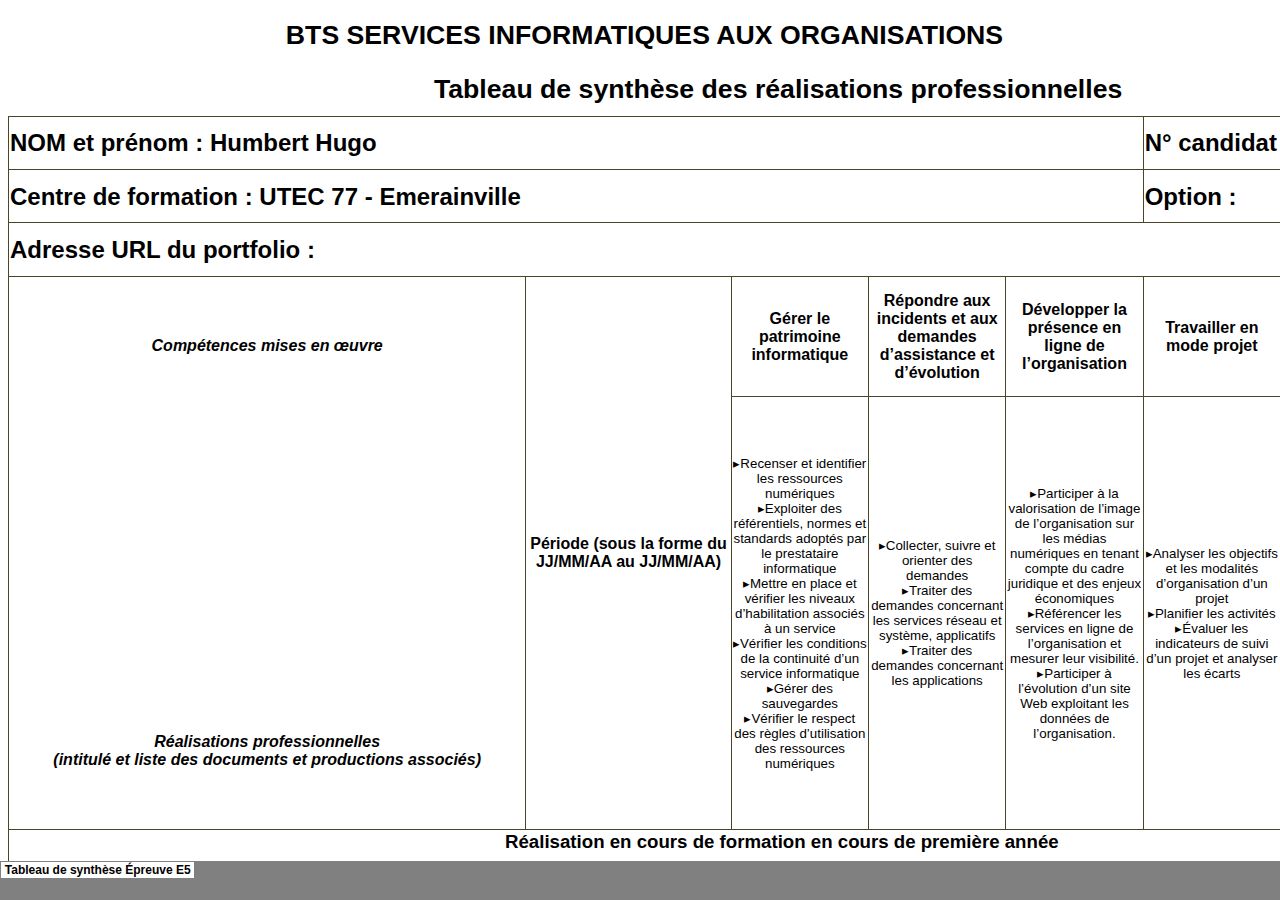
<file: image/8-1 - BTS SIO - 2025 - Annexe 8-1 - Epreuve E5 - Tableau de synthese_fichiers/tabstrip.htm>
<html>
<head>
<meta http-equiv=Content-Type content="text/html; charset=windows-1252">
<meta name=ProgId content=Excel.Sheet>
<meta name=Generator content="Microsoft Excel 15">
<link id=Main-File rel=Main-File
href="../8-1%20-%20BTS%20SIO%20-%202025%20-%20Annexe%208-1%20-%20Epreuve%20E5%20-%20Tableau%20de%20synthese.htm">

<script language="JavaScript">
<!--
if (window.name!="frTabs")
 window.location.replace(document.all.item("Main-File").href);
//-->
</script>
<style>
<!--
A {
    text-decoration:none;
    color:#000000;
    font-size:9pt;
}
-->
</style>
</head>
<body topmargin=0 leftmargin=0 bgcolor="#808080">
<table border=0 cellspacing=1>
 <tr>
 <td bgcolor="#FFFFFF" nowrap><b><small><small>&nbsp;<a href="sheet001.htm" target="frSheet"><font face="Arial" color="#000000">Tableau de synth�se �preuve E5</font></a>&nbsp;</small></small></b></td>

 </tr>
</table>
</body>
</html>
</file>
<file: assets/style.css>
/* ===== PALETTE STYLE HUGO PROFILE ===== */
:root {
  --bg: #0f1724;
  --card: #0b1220;
  --text: #e5e7eb;
  --text-muted: #9aa4b2;
  --accent: #06b6d4;
  --radius: 14px;
}

/* ===== GLOBAL ===== */
body {
  background: var(--bg);
  color: var(--text);
  font-family: "Segoe UI", sans-serif;
  margin: 0;
}

h1, h2, h3 {
  font-weight: 600;
}

section {
  padding: 50px 10%;
}

/* ===== NAVBAR ===== */
nav {
  background: var(--card);
  padding: 18px 10%;
  display: flex;
  gap: 25px;
  position: sticky;
  top: 0;
  z-index: 50;
  backdrop-filter: blur(10px);
}

nav a {
  color: var(--text-muted);
  text-decoration: none;
  font-weight: 500;
  transition: .3s;
}

nav a:hover {
  color: var(--accent);
}

* --- HERO SECTION --- */

.hero {
  display: flex;
  justify-content: space-between;
  align-items: center;
  padding: 120px 60px;
  gap: 40px;
}

.hero .left h2 {
  font-size: 22px;
  color: var(--text-muted);
  margin-bottom: 10px;
}

.hero .left h1 {
  font-size: 90px;
  margin: 0;
  font-weight: 700;
  letter-spacing: -2px;
}

.hero .left h3 {
  font-size: 50px;
  color: var(--text-muted);
  margin: 15px 0 30px;
}

.hero .left p {
  max-width: 600px;
  font-size: 20px;
  line-height: 1.5;
  color: var(--text-muted);
}

/* --- AVATAR / IMAGE --- */

.hero .right img {
  width: 330px;
  height: 330px;
  object-fit: cover;
  border-radius: 20px;
  background: #4db6d7;
  box-shadow: 0 0 90px rgba(0, 0, 0, 0.6);
}

/* --- RESPONSIVE --- */

@media(max-width: 900px) {
  .hero {
    flex-direction: column;
    text-align: center;
    padding: 80px 20px;
  }

  .hero .right img {
    width: 260px;
    height: 260px;
  }

  .hero .left h1 { font-size: 60px; }
  .hero .left h3 { font-size: 32px; }
}

/* ===== CARD ===== */
.card {
  background: var(--card);
  padding: 25px;
  border-radius: var(--radius);
  margin-top: 20px;
  box-shadow: 0px 4px 15px rgba(0,0,0,0.2);
  opacity: 0;
  transform: translateY(25px);
  animation: slideUp .75s forwards ease-out;
}

/* ===== ANIMATIONS ===== */
@keyframes slideUp {
  to {
    opacity: 1;
    transform: translateY(0);
  }
}

.fade-in {
  opacity: 0;
  animation: fadeIn 1s forwards;
}

@keyframes fadeIn {
  to { opacity: 1; }
}

/* ===== Tableau de synthèse ===== */
.iframe-container {
    width: 100%;
    height: 450px;
    border: 1px solid #ccc;
    border-radius: 10px;
    overflow: hidden;
}

.iframe-container iframe {
    width: 100%;
    height: 100%;
    border: none;
}

.open-fullscreen {
    margin-top: 15px;
    text-align: center;
}

.open-fullscreen a {
    display: inline-block;
    padding: 10px 18px;
    background: #0078ff;
    color: white;
    border-radius: 8px;
    text-decoration: none;
    font-weight: bold;
    transition: 0.2s;
}

.open-fullscreen a:hover {
    background: #005fcc;
}

/* ===== Tableau compétence ===== */
.skills-grid {
  display: grid;
  grid-template-columns: repeat(auto-fit, minmax(260px, 1fr));
  gap: 25px;
  margin-top: 30px;
}

.skill-card {
  background: var(--card);
  padding: 20px;
  border-radius: 14px;
  box-shadow: 0 4px 12px rgba(0,0,0,0.25);
  transition: transform .3s;
}

.skill-card:hover {
  transform: translateY(-5px);
}

.skill-card h3 {
  margin: 0 0 10px;
  color: var(--text);
}

.skill-card p {
  margin-top: 10px;
  color: var(--text-muted);
}

.skill-bar {
  width: 100%;
  height: 10px;
  background: #333;
  border-radius: 20px;
  overflow: hidden;
}

.skill-bar span {
  height: 100%;
  display: block;
  background: var(--accent);
  border-radius: 20px;
}
.projects {
  display: grid;
  grid-template-columns: repeat(auto-fit, minmax(280px, 1fr));
  gap: 25px;
  padding: 20px;
}

/* ===== Veille technologique ===== */

.veille {
  max-width: 900px;
  margin: 4rem auto;
  padding: 0 1rem;
}

.veille h1 {
  text-align: center;
  margin-bottom: 2rem;
  color: var(--text);
}

.veille .card {
  background: var(--card); /* thème sombre */
  border-radius: var(--radius);
  padding: 2rem;
  box-shadow: 0 8px 20px rgba(0, 0, 0, 0.3);
  margin-bottom: 2rem;
  transition: transform 0.3s, box-shadow 0.3s;
}

.veille .card:hover {
  transform: translateY(-5px);
  box-shadow: 0 12px 25px rgba(0, 0, 0, 0.5);
}

.bloc {
  margin-bottom: 1.5rem;
}

.bloc h2 {
  font-size: 1.4rem;
  margin-bottom: 0.5rem;
  color: var(--accent); /* accent color pour titres */
}

.bloc p,
.bloc li {
  line-height: 1.6;
  color: var(--text); /* texte principal */
}

.bloc ul {
  padding-left: 1.2rem;
}

.timeline-link {
  display: inline-block;
  margin-top: 0.5rem;
  padding: 0.4rem 0.8rem;
  background-color: var(--accent);
  color: var(--text);
  text-decoration: none;
  border-radius: 5px;
  transition: background 0.3s, transform 0.2s;
}

.timeline-link:hover {
  background-color: #029dbf;
  transform: translateY(-2px);
}



/* --- PROJET --- */
.grille-projets {
  display: grid;
  grid-template-columns: repeat(auto-fit, minmax(260px, 1fr));
  gap: 1.5rem;
}

.projet-card {
  background: #f5f7f6;
  border-radius: 10px;
  padding: 1.2rem;
}

.projet-card summary {
  list-style: none;
  cursor: pointer;
}

.projet-card summary::-webkit-details-marker {
  display: none;
}

.projet-card h2 {
  font-size: 1.1rem;
  color: #2f6f4e;
  margin-bottom: 0.3rem;
}

.objectif {
  font-size: 0.95rem;
  color: #333;
}

.techno {
  font-size: 0.85rem;
  color: #666;
  margin-top: 0.3rem;
}

.details-projet {
  margin-top: 1rem;
  font-size: 0.95rem;
}

.details-projet p {
  margin-bottom: 0.6rem;
}

details[open] {
  background: #eef3f0;
}



/* --- MODAL --- */
.modal {
  display: none; /* caché par défaut */
  position: fixed;
  inset: 0;
  background: rgba(0,0,0,0.6);
  backdrop-filter: blur(3px);
  justify-content: center;
  align-items: center;
}

.modal-content {
  background: #0078ff;
  width: 80%;
  max-width: 700px;
  padding: 20px;
  border-radius: 12px;
  box-shadow: 0 4px 20px rgba(0,0,0,0.3);
  max-height: 90vh;
  overflow-y: auto;
}

.close {
  float: right;
  cursor: pointer;
  font-size: 28px;
  font-weight: bold;
}
.close:hover {
  color: red;
}

/* ===== BUTTONS ===== */
.btn {
  padding: 10px 18px;
  background: var(--accent);
  border-radius: var(--radius);
  color: white;
  text-decoration: none;
  font-weight: 600;
  display: inline-block;
  margin-top: 15px;
  transition: .3s;
}

.btn:hover {
  opacity: 0.8;
}
</file>
